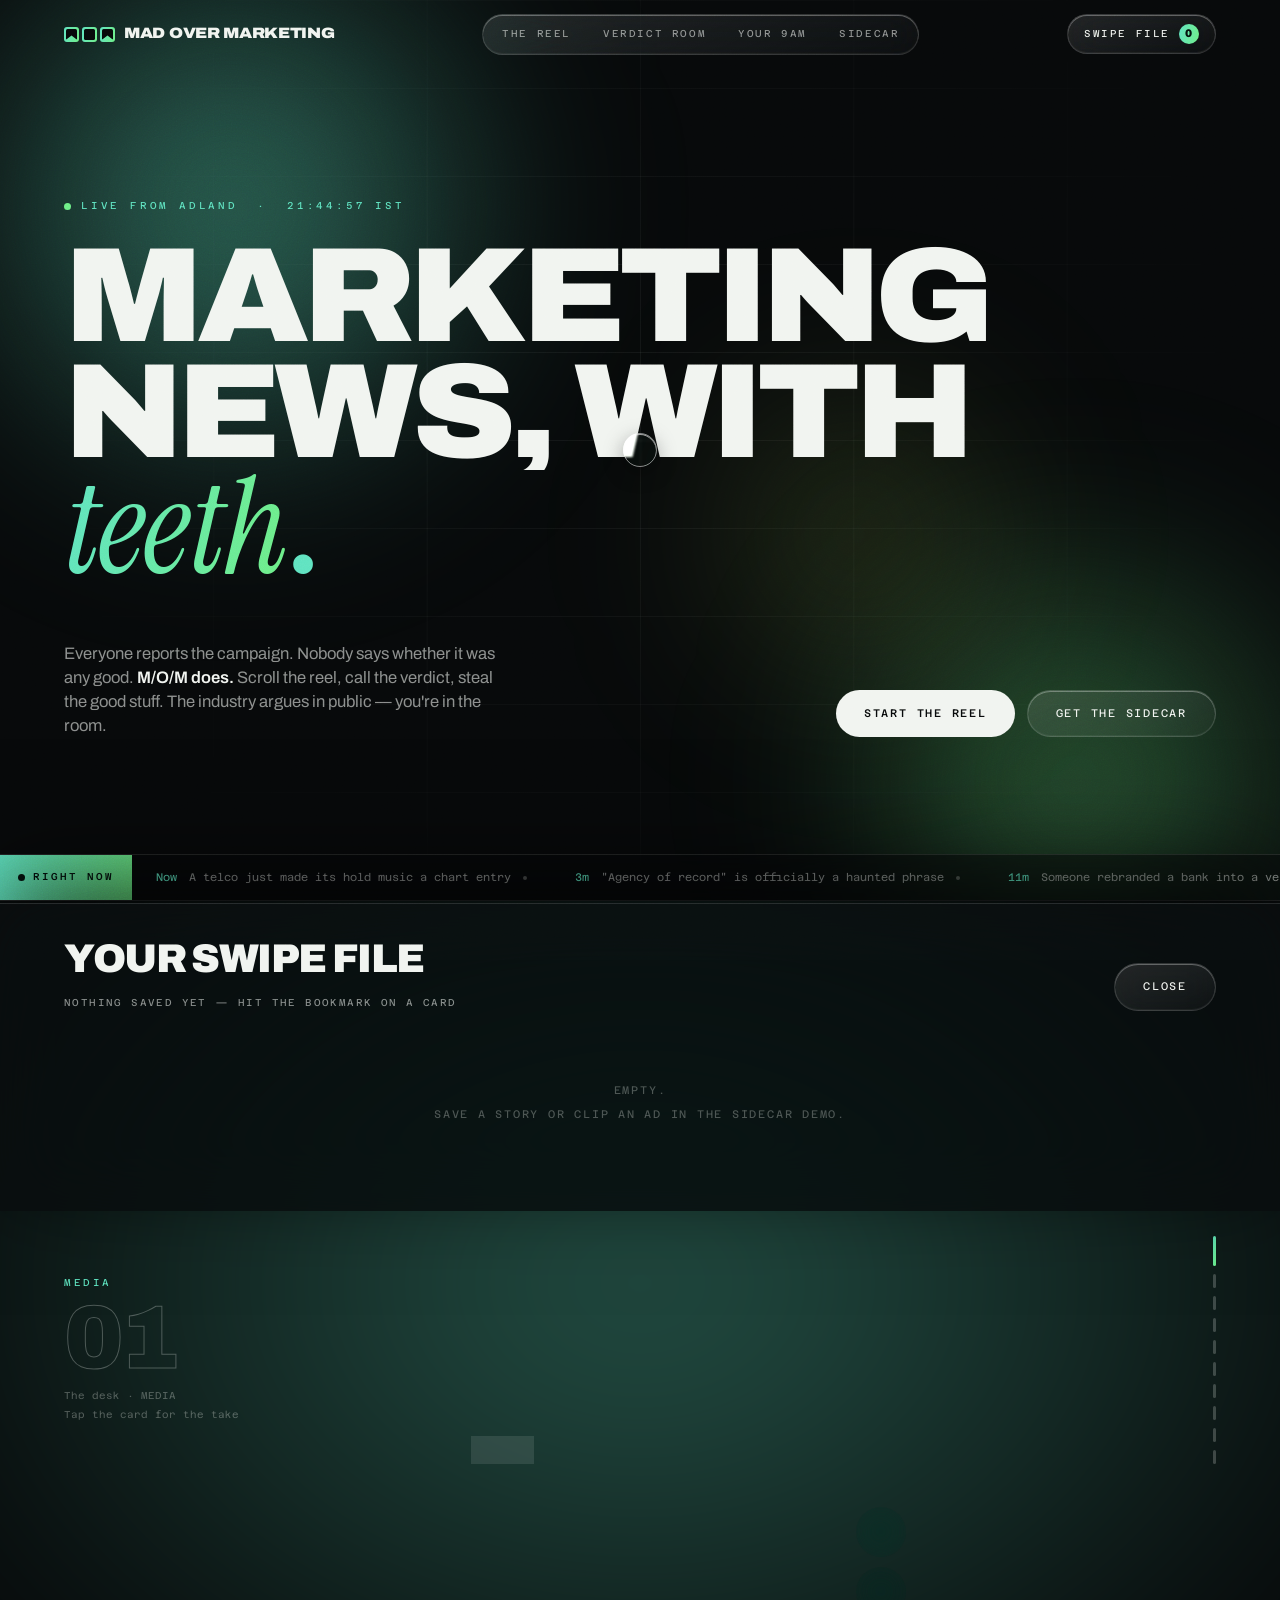
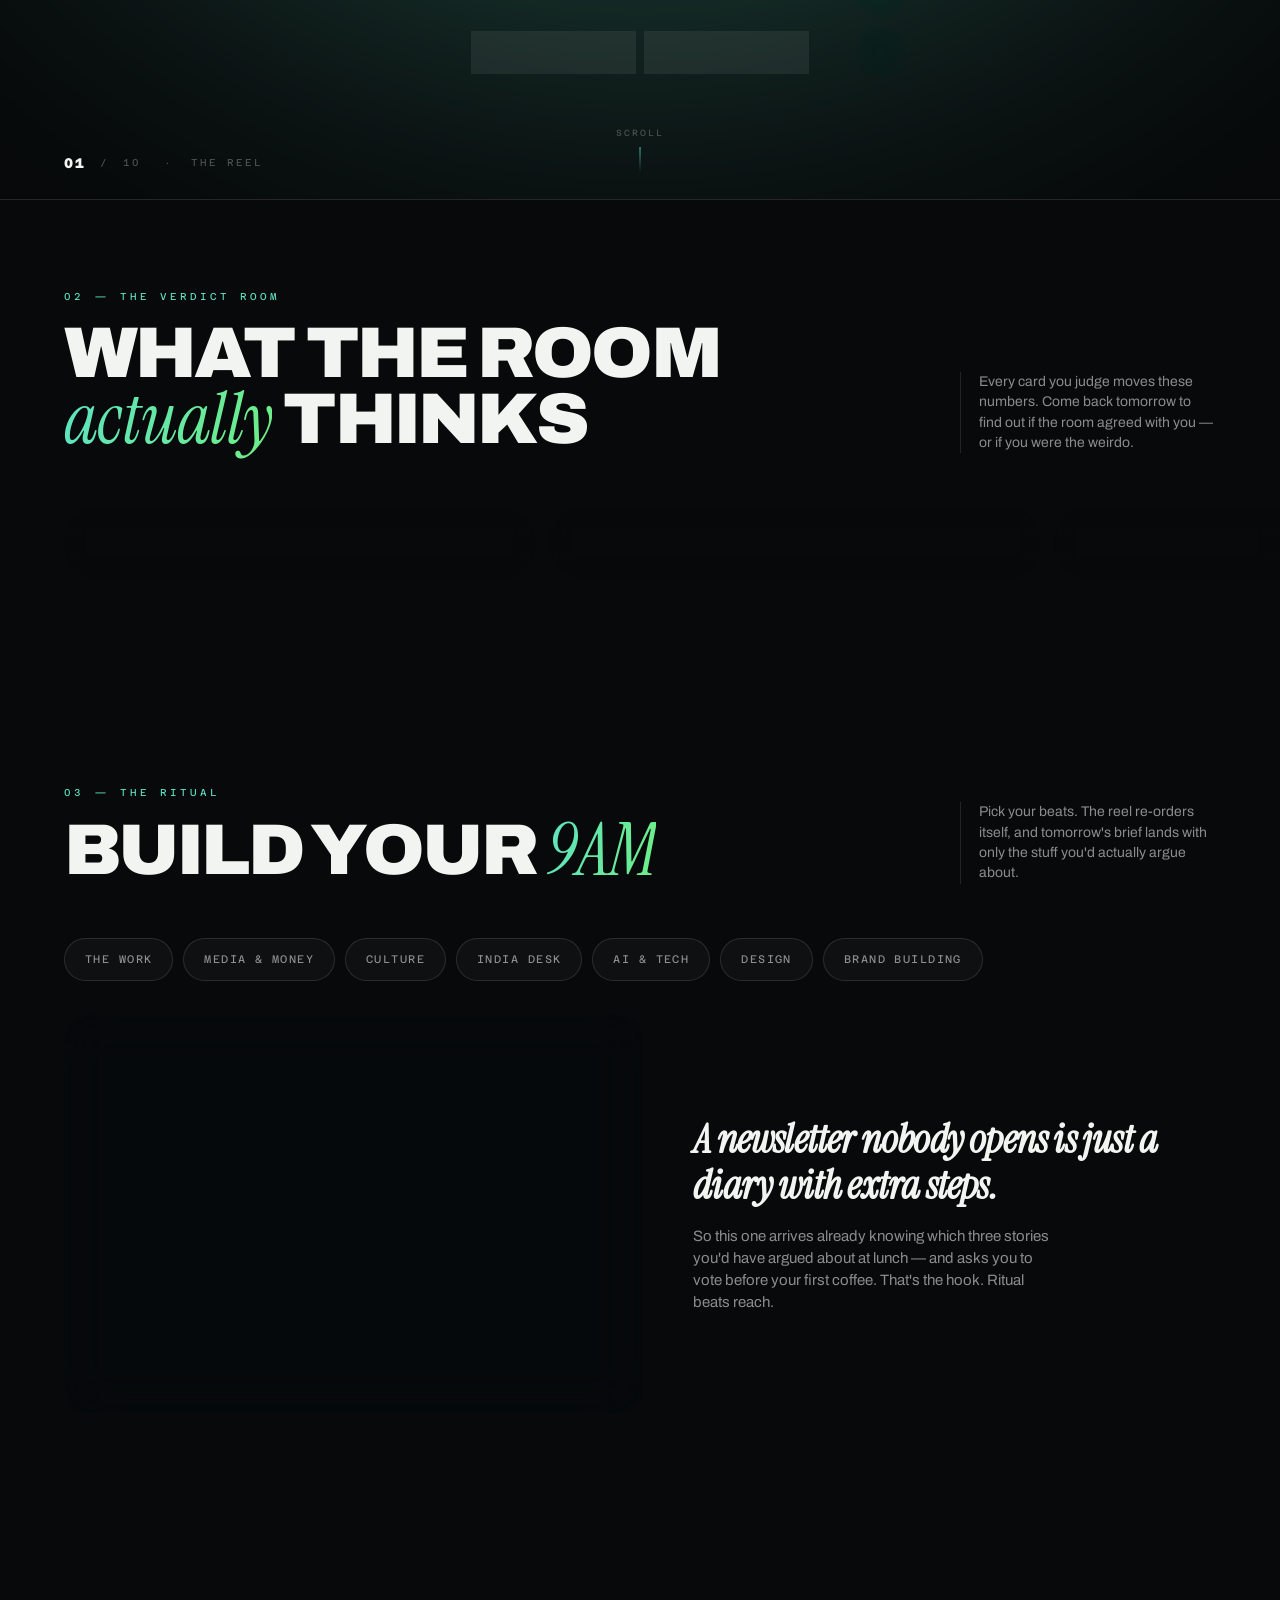
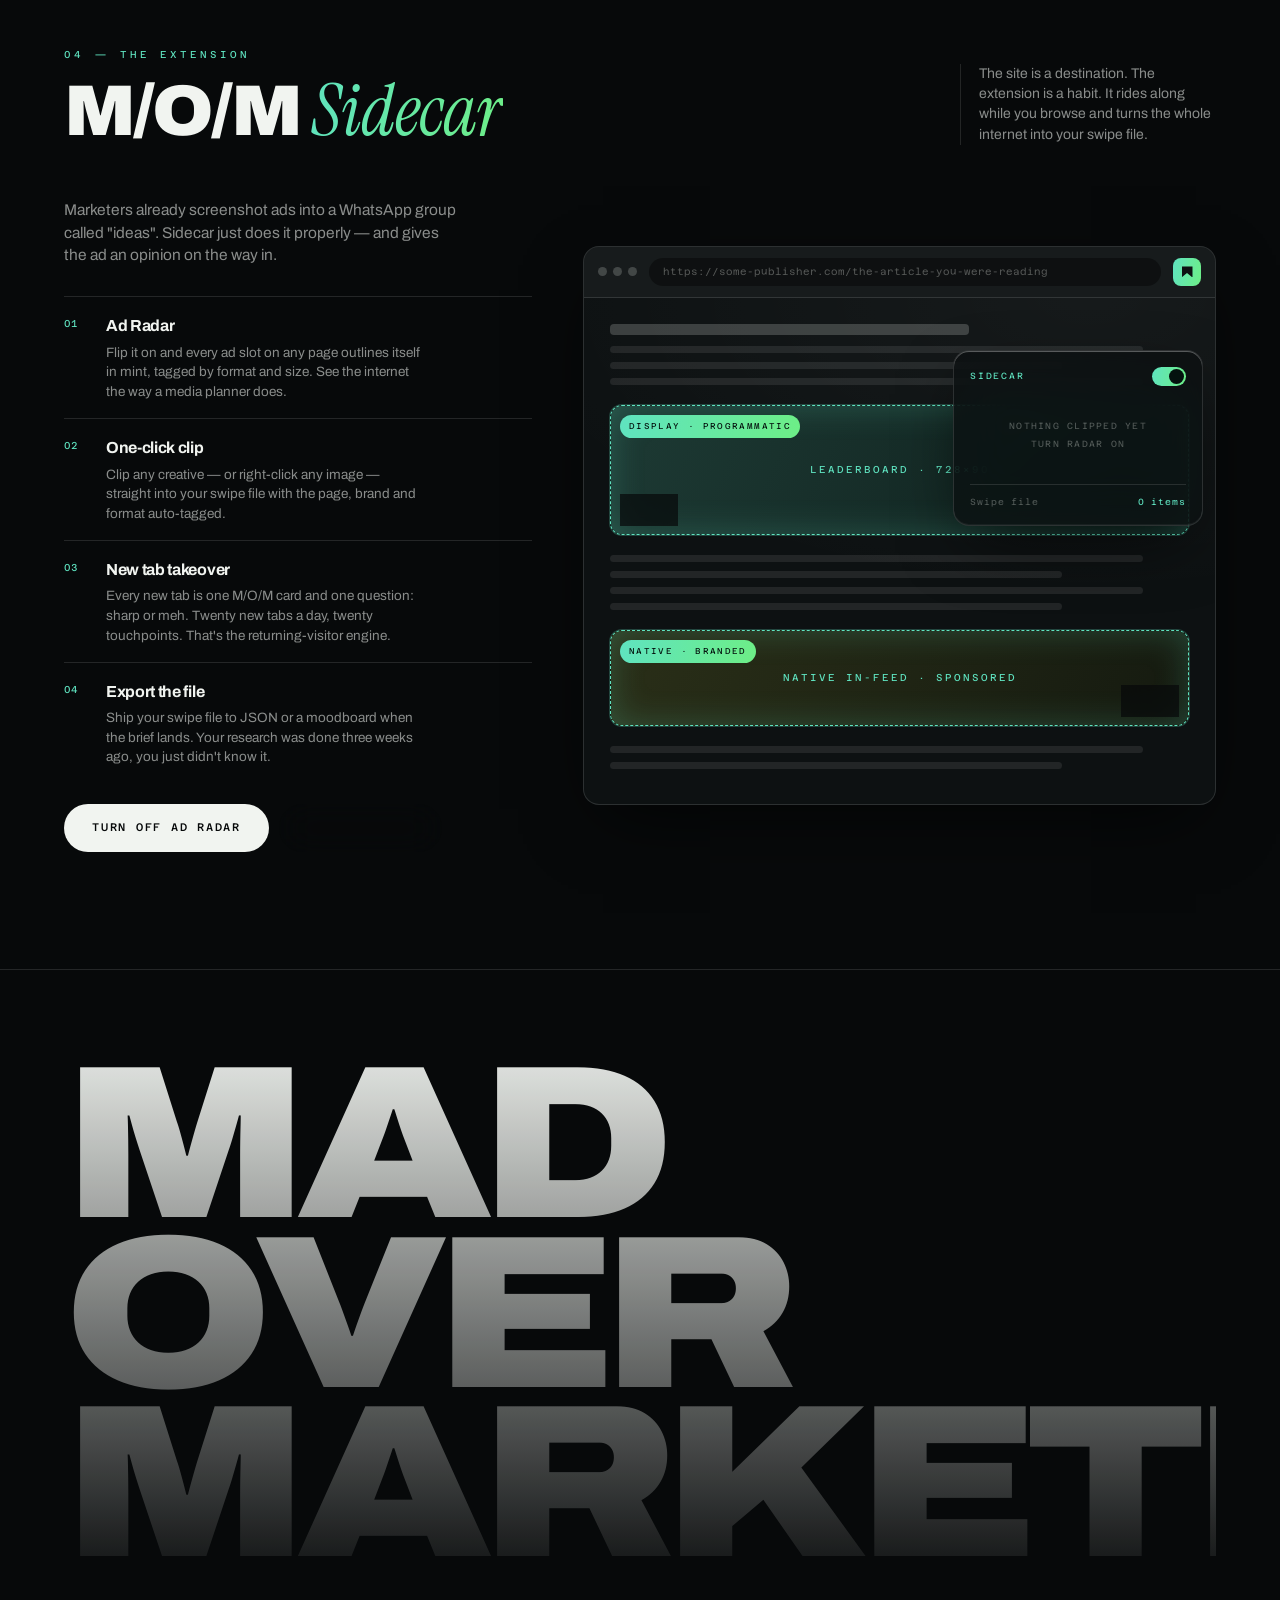
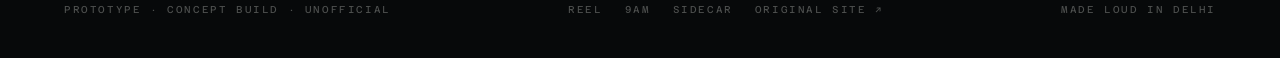
<file: index.html>
<!DOCTYPE html>
<html lang="en">
<head>
<meta charset="UTF-8">
<meta name="viewport" content="width=device-width, initial-scale=1, viewport-fit=cover">
<title>M/O/M — Mad Over Marketing</title>
<meta name="description" content="Adland, with an opinion. A living feed for people who are mad over marketing.">
<link rel="preconnect" href="https://fonts.googleapis.com">
<link rel="preconnect" href="https://fonts.gstatic.com" crossorigin>
<link href="https://fonts.googleapis.com/css2?family=Archivo:ital,wdth,wght@0,62..125,100..900;1,62..125,100..900&family=Instrument+Serif:ital@0;1&family=Azeret+Mono:wght@300;400;500&display=swap" rel="stylesheet">
<style>
/* ─────────────────────────────────────────────────────────────
   M/O/M — design tokens
   ink canvas · mint light · glass that behaves like glass
   ───────────────────────────────────────────────────────────── */
:root{
  --ink:#07090A; --ink-2:#0D1112;
  --paper:#F1F4F0; --muted:rgba(241,244,240,.56); --faint:rgba(241,244,240,.30);
  --mint:#5FE3C0; --spring:#6DEE86; --acid:#C9FF6B;
  --grad:linear-gradient(102deg,#5FE3C0 0%,#6DEE86 100%);
  --line:rgba(241,244,240,.12);
  --glass:linear-gradient(157deg,rgba(255,255,255,.11),rgba(255,255,255,.028));
  --glass-brd:1px solid rgba(255,255,255,.13);
  --spec:inset 0 1px 0 rgba(255,255,255,.30), inset 0 -1px 0 rgba(255,255,255,.05);
  --lift:0 24px 70px -20px rgba(0,0,0,.75);
  --ease:cubic-bezier(.22,1,.36,1);
  --ease-io:cubic-bezier(.65,0,.35,1);
  --gut:clamp(20px,5vw,80px);
  --d:'Archivo',sans-serif; --s:'Instrument Serif',serif; --m:'Azeret Mono',monospace;
}
*,*::before,*::after{box-sizing:border-box;margin:0;padding:0}
html{scroll-behavior:smooth;-webkit-text-size-adjust:100%}
body{background:var(--ink);color:var(--paper);font-family:var(--d);
  -webkit-font-smoothing:antialiased;overflow-x:hidden;line-height:1.45}
::selection{background:var(--mint);color:#04120E}
button{font:inherit;color:inherit;background:none;border:none;cursor:pointer}
a{color:inherit;text-decoration:none}

.grain{position:fixed;inset:-60px;z-index:9000;pointer-events:none;opacity:.30;mix-blend-mode:overlay;
  background-image:url("data:image/svg+xml,%3Csvg xmlns='http://www.w3.org/2000/svg' width='200' height='200'%3E%3Cfilter id='n'%3E%3CfeTurbulence type='fractalNoise' baseFrequency='.82' numOctaves='3'/%3E%3C/filter%3E%3Crect width='200' height='200' filter='url(%23n)' opacity='.5'/%3E%3C/svg%3E");
  animation:grain 5.5s steps(6) infinite}
@keyframes grain{0%{transform:translate(0,0)}20%{transform:translate(-12px,7px)}40%{transform:translate(9px,-11px)}60%{transform:translate(-7px,-6px)}80%{transform:translate(11px,9px)}100%{transform:translate(0,0)}}

/* ── custom cursor: a little glass lens ─────────────────────── */
.lens{position:fixed;top:0;left:0;width:34px;height:34px;border-radius:50%;z-index:8000;pointer-events:none;
  border:1px solid rgba(255,255,255,.5);backdrop-filter:blur(1px) saturate(180%) brightness(1.12);
  box-shadow:inset 0 1px 0 rgba(255,255,255,.6),0 6px 20px rgba(0,0,0,.35);
  transition:width .35s var(--ease),height .35s var(--ease),background .35s,border-color .35s;
  transform:translate(-50%,-50%)}
.lens.big{width:88px;height:88px;background:rgba(95,227,192,.13);border-color:rgba(95,227,192,.55)}
.lens.dot{width:10px;height:10px;background:var(--paper);border-color:transparent}
.lens-label{position:fixed;z-index:8001;pointer-events:none;font-family:var(--m);font-size:9px;letter-spacing:.18em;
  text-transform:uppercase;transform:translate(-50%,-50%);opacity:0;transition:opacity .25s;color:var(--mint)}
.lens-label.on{opacity:1}
@media (hover:none),(max-width:860px){.lens,.lens-label{display:none}}

/* ── preloader ──────────────────────────────────────────────── */
#boot{position:fixed;inset:0;z-index:9500;background:var(--ink);display:grid;place-items:center;
  transition:clip-path 1.1s var(--ease);clip-path:inset(0 0 0 0)}
#boot.out{clip-path:inset(0 0 100% 0)}
.boot-mark{display:flex;gap:10px}
.boot-mark span{font-weight:900;font-size:clamp(46px,9vw,110px);line-height:1;font-variation-settings:'wdth' 120;
  background:var(--grad);-webkit-background-clip:text;background-clip:text;color:transparent;
  opacity:0;transform:translateY(30px) rotateX(-60deg);animation:bootIn .7s var(--ease) forwards}
.boot-mark span:nth-child(2){animation-delay:.11s}
.boot-mark span:nth-child(3){animation-delay:.22s}
@keyframes bootIn{to{opacity:1;transform:none}}
.boot-line{position:absolute;bottom:14%;left:50%;transform:translateX(-50%);width:min(280px,50vw);height:1px;background:var(--line);overflow:hidden}
.boot-line i{position:absolute;inset:0;background:var(--grad);transform:translateX(-100%);animation:bootBar 1.2s .25s var(--ease-io) forwards}
@keyframes bootBar{to{transform:translateX(0)}}
.boot-cap{position:absolute;bottom:9%;left:50%;transform:translateX(-50%);font-family:var(--m);font-size:10px;
  letter-spacing:.3em;color:var(--faint);text-transform:uppercase}

/* ── nav ────────────────────────────────────────────────────── */
.nav{position:fixed;top:0;left:0;right:0;z-index:600;display:flex;align-items:center;justify-content:space-between;
  padding:14px var(--gut);transition:transform .5s var(--ease),background .5s,backdrop-filter .5s}
.nav.stuck{background:rgba(7,9,10,.55);backdrop-filter:blur(22px) saturate(170%);border-bottom:1px solid var(--line)}
.nav.hide{transform:translateY(-110%)}
.brand{display:flex;align-items:center;gap:9px;font-weight:900;font-size:15px;letter-spacing:-.02em;font-variation-settings:'wdth' 115}
.brand .glyphs{display:flex;gap:3px}
.brand .g{width:15px;height:15px;border-radius:3px;background:var(--grad);position:relative;overflow:hidden;transition:.3s}
.brand .g::after{content:'';position:absolute;inset:2px;background:var(--ink);border-radius:1.5px;
  clip-path:polygon(0 0,100% 0,100% 100%,50% 62%,0 100%)}
.brand .g.o::after{clip-path:none}
.brand:hover .g{animation:wiggle .5s var(--ease)}
.brand:hover .g:nth-child(2){animation-delay:.06s}
.brand:hover .g:nth-child(3){animation-delay:.12s}
@keyframes wiggle{50%{transform:translateY(-5px) rotate(-8deg)}}
.nav-mid{display:flex;gap:2px;padding:4px;border-radius:100px;background:var(--glass);border:var(--glass-brd);
  box-shadow:var(--spec);backdrop-filter:blur(18px) saturate(160%)}
.nav-mid a{font-family:var(--m);font-size:10px;letter-spacing:.16em;text-transform:uppercase;padding:8px 15px;
  border-radius:100px;color:var(--muted);transition:.3s var(--ease)}
.nav-mid a:hover{color:var(--ink);background:var(--paper)}
@media(max-width:900px){.nav-mid{display:none}}
.swipe-btn{display:flex;align-items:center;gap:9px;padding:9px 16px;border-radius:100px;background:var(--glass);
  border:var(--glass-brd);box-shadow:var(--spec);backdrop-filter:blur(18px) saturate(160%);
  font-family:var(--m);font-size:10px;letter-spacing:.16em;text-transform:uppercase;transition:.35s var(--ease)}
.swipe-btn:hover{background:var(--paper);color:var(--ink);border-color:transparent}
.swipe-btn b{min-width:20px;height:20px;display:grid;place-items:center;border-radius:100px;background:var(--grad);
  color:#04120E;font-weight:800;font-size:11px;transition:transform .4s var(--ease)}
.swipe-btn b.pop{transform:scale(1.5)}
#prog{position:fixed;top:0;left:0;height:2px;background:var(--grad);z-index:700;width:0;box-shadow:0 0 14px rgba(109,238,134,.7)}

/* ── hero ───────────────────────────────────────────────────── */
.hero{min-height:100svh;position:relative;display:flex;flex-direction:column;justify-content:center;
  padding:120px var(--gut) 90px;overflow:hidden}
.aurora{position:absolute;border-radius:50%;filter:blur(90px);pointer-events:none;will-change:transform}
#a1{width:52vw;height:52vw;background:radial-gradient(circle,rgba(95,227,192,.5),transparent 68%);top:-14%;left:-8%}
#a2{width:44vw;height:44vw;background:radial-gradient(circle,rgba(109,238,134,.42),transparent 68%);bottom:-18%;right:-6%}
#a3{width:30vw;height:30vw;background:radial-gradient(circle,rgba(201,255,107,.20),transparent 70%);top:38%;left:52%}
.hero-grid{position:absolute;inset:0;pointer-events:none;opacity:.5;
  background-image:linear-gradient(var(--line) 1px,transparent 1px),linear-gradient(90deg,var(--line) 1px,transparent 1px);
  background-size:100% 88px,calc(100%/6) 100%;
  -webkit-mask-image:radial-gradient(circle at 50% 45%,#000,transparent 78%);
  mask-image:radial-gradient(circle at 50% 45%,#000,transparent 78%)}
.hero-inner{position:relative;z-index:2;max-width:1400px;margin:0 auto;width:100%}
.eyebrow{display:inline-flex;align-items:center;gap:10px;font-family:var(--m);font-size:10px;letter-spacing:.28em;
  text-transform:uppercase;color:var(--mint);margin-bottom:26px}
.pulse{width:7px;height:7px;border-radius:50%;background:var(--spring);box-shadow:0 0 0 0 rgba(109,238,134,.7);animation:pulse 2s infinite}
@keyframes pulse{70%{box-shadow:0 0 0 12px rgba(109,238,134,0)}100%{box-shadow:0 0 0 0 rgba(109,238,134,0)}}
h1.mega{font-weight:900;font-size:clamp(52px,10.5vw,178px);line-height:.86;letter-spacing:-.045em;
  font-variation-settings:'wdth' 108;text-transform:uppercase}
h1.mega .ln{display:block;overflow:hidden}
h1.mega .ln > i{display:block;font-style:normal;transform:translateY(105%);animation:rise 1.05s var(--ease) forwards}
h1.mega .ln:nth-child(2) > i{animation-delay:.09s}
h1.mega .ln:nth-child(3) > i{animation-delay:.18s}
@keyframes rise{to{transform:none}}
.swap{position:relative;display:inline-block;font-family:var(--s);font-style:italic;font-weight:400;
  text-transform:none;letter-spacing:-.01em}
.swap span{display:inline-block;background:var(--grad);-webkit-background-clip:text;background-clip:text;
  color:transparent;transition:transform .6s var(--ease),opacity .5s,filter .5s}
.swap span.out{transform:translateY(-70%) rotateX(70deg);opacity:0;filter:blur(6px);position:absolute;left:0;top:0}
.swap span.in{animation:swapIn .7s var(--ease)}
@keyframes swapIn{from{transform:translateY(70%) rotateX(-70deg);opacity:0;filter:blur(6px)}}
.fs{font-family:var(--s);font-style:normal;color:var(--mint)}
.hero-foot{margin-top:clamp(34px,6vh,64px);display:flex;flex-wrap:wrap;gap:34px;align-items:flex-end;justify-content:space-between}
.hero-copy{max-width:44ch;color:var(--muted);font-size:clamp(15px,1.3vw,18px);opacity:0;animation:fade 1s .6s forwards}
.hero-copy b{color:var(--paper);font-weight:600}
@keyframes fade{to{opacity:1}}
.cta-row{display:flex;gap:12px;flex-wrap:wrap;opacity:0;animation:fade 1s .78s forwards}
.btn{position:relative;padding:15px 28px;border-radius:100px;font-family:var(--m);font-size:11px;letter-spacing:.16em;
  text-transform:uppercase;overflow:hidden;transition:.4s var(--ease);white-space:nowrap}
.btn.solid{background:var(--paper);color:var(--ink);font-weight:500}
.btn.solid::before{content:'';position:absolute;inset:0;background:var(--grad);transform:translateY(101%);transition:transform .45s var(--ease)}
.btn.solid:hover::before{transform:none}
.btn.solid span{position:relative;z-index:2}
.btn.ghost{background:var(--glass);border:var(--glass-brd);box-shadow:var(--spec);backdrop-filter:blur(18px)}
.btn.ghost:hover{border-color:rgba(95,227,192,.6);color:var(--mint)}
.ticker{position:absolute;bottom:0;left:0;right:0;z-index:3;border-top:1px solid var(--line);
  background:rgba(7,9,10,.5);backdrop-filter:blur(16px);display:flex;align-items:center;height:46px;overflow:hidden}
.ticker-tag{flex:none;height:100%;display:flex;align-items:center;gap:8px;padding:0 18px;background:var(--grad);
  color:#04120E;font-family:var(--m);font-size:10px;letter-spacing:.2em;text-transform:uppercase;font-weight:500}
.ticker-tag .pulse{background:#04120E;box-shadow:none;animation:blink 1.2s infinite}
@keyframes blink{50%{opacity:.15}}
.ticker-track{display:flex;white-space:nowrap;animation:march 46s linear infinite}
.ticker:hover .ticker-track{animation-play-state:paused}
@keyframes march{to{transform:translateX(-50%)}}
.ticker-item{font-family:var(--m);font-size:11px;color:var(--muted);padding:0 24px;display:inline-flex;align-items:center;gap:12px}
.ticker-item em{color:var(--mint);font-style:normal}
.ticker-item::after{content:'';width:4px;height:4px;border-radius:50%;background:var(--faint)}

/* ── section furniture ──────────────────────────────────────── */
.sec{position:relative;padding:clamp(90px,13vh,150px) var(--gut)}
.sec-head{display:flex;align-items:flex-end;justify-content:space-between;gap:30px;flex-wrap:wrap;margin-bottom:clamp(34px,6vh,64px)}
.sec-no{font-family:var(--m);font-size:10px;letter-spacing:.3em;color:var(--mint);text-transform:uppercase;display:block;margin-bottom:16px}
h2{font-weight:900;font-size:clamp(34px,5.6vw,86px);line-height:.92;letter-spacing:-.04em;text-transform:uppercase;
  font-variation-settings:'wdth' 104;max-width:16ch}
h2 em{font-family:var(--s);font-style:italic;font-weight:400;text-transform:none;letter-spacing:-.01em;
  background:var(--grad);-webkit-background-clip:text;background-clip:text;color:transparent}
.sec-note{max-width:32ch;color:var(--muted);font-size:14px;border-left:1px solid var(--line);padding-left:18px}
.rv{opacity:0;transform:translateY(38px);filter:blur(8px);
  transition:opacity 1s var(--ease),transform 1s var(--ease),filter 1s var(--ease)}
.rv.on{opacity:1;transform:none;filter:none}

/* ── THE REEL ───────────────────────────────────────────────── */
#reel{padding:0;height:100svh;position:relative;overflow:hidden;border-block:1px solid var(--line)}
.reel-bg{position:absolute;inset:-25%;filter:blur(110px);opacity:.34;transition:background 1.1s var(--ease-io);z-index:0}
.reel-scroll{position:relative;z-index:2;height:100%;overflow-y:auto;scroll-snap-type:y mandatory;
  scrollbar-width:none;-webkit-overflow-scrolling:touch}
.reel-scroll::-webkit-scrollbar{display:none}
.slide{height:100svh;scroll-snap-align:start;scroll-snap-stop:always;display:grid;place-items:center;position:relative;padding:74px 0}
.gutter{position:absolute;left:var(--gut);top:50%;transform:translateY(-50%);display:flex;flex-direction:column;
  gap:12px;max-width:230px;pointer-events:none;z-index:4}
.gutter .idx{font-weight:900;font-size:clamp(60px,7vw,110px);line-height:.8;letter-spacing:-.05em;
  color:transparent;-webkit-text-stroke:1px rgba(241,244,240,.28)}
.gutter .cat{font-family:var(--m);font-size:10px;letter-spacing:.26em;text-transform:uppercase;color:var(--mint)}
.gutter .meta{font-family:var(--m);font-size:10px;color:var(--faint);line-height:1.9}
@media(max-width:1180px){.gutter{display:none}}
.card{width:min(88vw,392px);height:min(78svh,700px);position:relative;perspective:1600px}
.card-in{position:relative;width:100%;height:100%;transform-style:preserve-3d;transition:transform .9s var(--ease)}
.card.flip .card-in{transform:rotateY(180deg)}
.face{position:absolute;inset:0;backface-visibility:hidden;border-radius:26px;overflow:hidden;
  border:var(--glass-brd);box-shadow:var(--lift),var(--spec);background:var(--ink-2)}
.face.back{transform:rotateY(180deg);padding:34px 30px;display:flex;flex-direction:column;justify-content:space-between}
.art{position:absolute;inset:0}
.art svg{width:100%;height:100%;display:block}
.scrim{position:absolute;inset:0;background:linear-gradient(180deg,rgba(7,9,10,.45) 0%,rgba(7,9,10,.06) 34%,rgba(7,9,10,.86) 76%,rgba(7,9,10,.97) 100%)}
.card-body{position:absolute;inset:auto 0 0 0;padding:28px 26px 26px;z-index:3}
.chip{display:inline-flex;align-items:center;gap:7px;font-family:var(--m);font-size:9px;letter-spacing:.2em;
  text-transform:uppercase;padding:6px 11px;border-radius:100px;background:rgba(255,255,255,.1);
  border:1px solid rgba(255,255,255,.18);backdrop-filter:blur(10px);margin-bottom:14px}
.card h3{font-weight:800;font-size:clamp(23px,4.4vw,31px);line-height:1.03;letter-spacing:-.035em;margin-bottom:11px}
.dek{font-size:13.5px;color:var(--muted);line-height:1.5;max-width:34ch}
.card-top{position:absolute;top:0;left:0;right:0;padding:20px 22px;display:flex;justify-content:space-between;align-items:center;z-index:3}
.stamp{font-family:var(--m);font-size:9.5px;letter-spacing:.15em;text-transform:uppercase;color:rgba(255,255,255,.75)}
.vote{margin-top:18px}
.vote-btns{display:flex;gap:9px}
.vb{flex:1;padding:13px 8px;border-radius:14px;background:rgba(255,255,255,.07);border:1px solid rgba(255,255,255,.15);
  backdrop-filter:blur(14px);font-family:var(--m);font-size:10px;letter-spacing:.14em;text-transform:uppercase;
  transition:.3s var(--ease)}
.vb:hover{background:rgba(255,255,255,.16);transform:translateY(-2px)}
.vb.sharp:hover{border-color:var(--spring);color:var(--spring)}
.vb.meh:hover{border-color:#FF8B6B;color:#FF8B6B}
.vote-res{display:none}
.vote.done .vote-btns{display:none}
.vote.done .vote-res{display:block;animation:fade .5s}
.bar{height:32px;border-radius:12px;overflow:hidden;display:flex;background:rgba(255,255,255,.08);border:1px solid rgba(255,255,255,.14)}
.bar i{display:flex;align-items:center;padding:0 11px;font-family:var(--m);font-size:10px;font-style:normal;width:0;
  transition:width 1.1s var(--ease);white-space:nowrap;overflow:hidden}
.bar .s{background:var(--grad);color:#04120E;font-weight:500}
.bar .m{background:rgba(255,255,255,.07);color:var(--muted);justify-content:flex-end}
.verdict-line{font-family:var(--m);font-size:10px;color:var(--mint);margin-top:9px;letter-spacing:.08em}
.rail{position:absolute;right:-70px;bottom:24px;display:flex;flex-direction:column;gap:10px;z-index:4}
@media(max-width:900px){.rail{right:12px;bottom:170px}}
.rb{width:50px;height:50px;border-radius:50%;background:var(--glass);border:var(--glass-brd);box-shadow:var(--spec);
  backdrop-filter:blur(18px) saturate(160%);display:grid;place-items:center;transition:.4s var(--ease);position:relative}
.rb:hover{transform:scale(1.12) translateY(-2px);background:rgba(255,255,255,.2)}
.rb svg{width:19px;height:19px;stroke:var(--paper);fill:none;stroke-width:1.7;stroke-linecap:round;stroke-linejoin:round}
.rb.saved{background:var(--grad);border-color:transparent}
.rb.saved svg{stroke:#04120E;fill:#04120E}
.rb::after{content:attr(data-t);position:absolute;right:60px;top:50%;transform:translateY(-50%) translateX(8px);opacity:0;
  font-family:var(--m);font-size:9px;letter-spacing:.14em;text-transform:uppercase;white-space:nowrap;
  pointer-events:none;transition:.3s var(--ease);color:var(--muted)}
.rb:hover::after{opacity:1;transform:translateY(-50%)}
@media(max-width:900px){.rb::after{display:none}}
.take-lbl{font-family:var(--m);font-size:9px;letter-spacing:.26em;text-transform:uppercase;color:var(--mint);margin-bottom:20px}
.take{font-family:var(--s);font-size:clamp(21px,3.6vw,27px);line-height:1.26;letter-spacing:-.01em}
.take-sig{display:flex;justify-content:space-between;align-items:flex-end;font-family:var(--m);font-size:9.5px;
  color:var(--faint);letter-spacing:.14em;text-transform:uppercase;margin-top:22px}
.back-x{align-self:flex-start;padding:11px 18px;border-radius:100px;border:1px solid var(--line);
  font-family:var(--m);font-size:9.5px;letter-spacing:.16em;text-transform:uppercase;transition:.3s}
.back-x:hover{background:var(--paper);color:var(--ink)}
.dots{position:absolute;right:var(--gut);top:50%;transform:translateY(-50%);z-index:5;display:flex;flex-direction:column;gap:8px}
@media(max-width:1180px){.dots{display:none}}
.dots i{width:3px;height:14px;border-radius:3px;background:rgba(241,244,240,.22);transition:.45s var(--ease);cursor:pointer;display:block}
.dots i.on{background:var(--grad);height:30px}
.reel-hud{position:absolute;left:var(--gut);bottom:26px;z-index:5;font-family:var(--m);font-size:10px;
  letter-spacing:.2em;color:var(--faint);text-transform:uppercase;display:flex;gap:14px;align-items:center}
.reel-hud b{color:var(--paper);font-weight:800;font-size:14px}
.scroll-cue{position:absolute;bottom:26px;left:50%;transform:translateX(-50%);z-index:5;font-family:var(--m);
  font-size:9px;letter-spacing:.24em;text-transform:uppercase;color:var(--faint);display:flex;flex-direction:column;
  align-items:center;gap:7px;transition:opacity .5s}
.scroll-cue i{width:1px;height:26px;background:linear-gradient(var(--mint),transparent);animation:cue 1.7s infinite}
@keyframes cue{0%{transform:scaleY(0);transform-origin:top}50%{transform:scaleY(1);transform-origin:top}51%{transform-origin:bottom}100%{transform:scaleY(0);transform-origin:bottom}}

/* ── verdict room ───────────────────────────────────────────── */
.room{padding-block:clamp(70px,10vh,110px);overflow:hidden;position:relative}
.room-track{display:flex;gap:14px;width:max-content;animation:march 40s linear infinite}
.room:hover .room-track{animation-play-state:paused}
.vcard{display:flex;align-items:center;gap:16px;padding:16px 22px;border-radius:100px;background:var(--glass);
  border:var(--glass-brd);box-shadow:var(--spec);backdrop-filter:blur(14px);white-space:nowrap}
.vcard .pct{font-weight:900;font-size:26px;letter-spacing:-.03em;background:var(--grad);
  -webkit-background-clip:text;background-clip:text;color:transparent}
.vcard .txt{font-family:var(--m);font-size:11px;color:var(--muted)}
.vcard .txt b{color:var(--paper);font-family:var(--d);font-weight:600}

/* ── beats / brief ──────────────────────────────────────────── */
.beats{display:flex;flex-wrap:wrap;gap:10px;margin:34px 0}
.beat{padding:13px 20px;border-radius:100px;border:1px solid var(--line);background:rgba(255,255,255,.03);
  font-family:var(--m);font-size:11px;letter-spacing:.13em;text-transform:uppercase;color:var(--muted);transition:.35s var(--ease)}
.beat:hover{border-color:rgba(95,227,192,.5);color:var(--paper);transform:translateY(-2px)}
.beat.on{background:var(--grad);color:#04120E;border-color:transparent;font-weight:500}
.brief{display:grid;grid-template-columns:1.05fr .95fr;gap:clamp(20px,4vw,54px);align-items:center}
@media(max-width:940px){.brief{grid-template-columns:1fr}}
.brief-card{border-radius:24px;padding:clamp(24px,3.4vw,40px);background:var(--glass);border:var(--glass-brd);
  box-shadow:var(--lift),var(--spec);backdrop-filter:blur(24px) saturate(170%);position:relative;overflow:hidden}
.brief-card::before{content:'';position:absolute;top:-50%;left:-20%;width:70%;height:200%;
  background:linear-gradient(90deg,transparent,rgba(255,255,255,.09),transparent);transform:rotate(18deg);
  animation:sheen 7s var(--ease-io) infinite}
@keyframes sheen{0%,70%{left:-40%}100%{left:130%}}
.brief-time{font-family:var(--m);font-size:10px;letter-spacing:.28em;text-transform:uppercase;color:var(--mint);
  margin-bottom:20px;display:flex;justify-content:space-between}
.brief-list{list-style:none;display:flex;flex-direction:column}
.brief-list li{display:flex;gap:15px;padding:15px 0;border-top:1px solid var(--line);align-items:baseline;transition:.4s var(--ease)}
.brief-list li span{font-family:var(--m);font-size:10px;color:var(--faint);flex:none;width:22px}
.brief-list li p{font-size:15px;font-weight:500;letter-spacing:-.015em}
.brief-list li:hover{padding-left:8px;color:var(--mint)}
.brief-cta{margin-top:26px;display:flex;gap:12px;align-items:center;flex-wrap:wrap}
.mail{display:flex;align-items:center;gap:8px;padding:6px 6px 6px 20px;border-radius:100px;
  border:1px solid var(--line);background:rgba(0,0,0,.25);transition:.35s}
.mail:focus-within{border-color:var(--mint)}
.mail input{background:none;border:none;outline:none;color:var(--paper);font-family:var(--m);font-size:11px;
  width:min(46vw,200px);letter-spacing:.06em}
.mail input::placeholder{color:var(--faint)}
.mail button{padding:11px 18px;border-radius:100px;background:var(--grad);color:#04120E;font-family:var(--m);
  font-size:10px;letter-spacing:.14em;text-transform:uppercase;font-weight:500;transition:.3s var(--ease)}
.mail button:hover{filter:brightness(1.1)}
.mail-note{font-family:var(--m);font-size:10px;color:var(--mint);opacity:0;transition:.4s}
.mail-note.on{opacity:1}
.pull{font-family:var(--s);font-size:clamp(24px,3.4vw,40px);line-height:1.16;letter-spacing:-.02em;font-style:italic}

/* ── extension demo ─────────────────────────────────────────── */
.ext{display:grid;grid-template-columns:.85fr 1.15fr;gap:clamp(26px,4vw,60px);align-items:center}
@media(max-width:1040px){.ext{grid-template-columns:1fr}}
.ext-feats{list-style:none;display:flex;flex-direction:column;margin-top:30px}
.ext-feats li{padding:17px 0;border-top:1px solid var(--line);display:flex;gap:16px;align-items:flex-start;transition:.4s var(--ease)}
.ext-feats li:hover{padding-left:10px}
.ext-feats .k{font-family:var(--m);font-size:10px;color:var(--mint);flex:none;width:26px;padding-top:3px}
.ext-feats h4{font-size:16px;font-weight:700;letter-spacing:-.02em;margin-bottom:5px}
.ext-feats p{font-size:13.5px;color:var(--muted);max-width:40ch}
.browser{border-radius:16px;overflow:hidden;border:var(--glass-brd);box-shadow:var(--lift);background:var(--ink-2);
  position:relative;transform:perspective(1800px) rotateY(-7deg) rotateX(3deg);transition:transform .9s var(--ease)}
.browser:hover{transform:perspective(1800px) rotateY(0) rotateX(0)}
@media(max-width:1040px){.browser{transform:none}}
.bbar{display:flex;align-items:center;gap:12px;padding:11px 14px;background:rgba(255,255,255,.045);border-bottom:1px solid var(--line)}
.dotset{display:flex;gap:6px}
.dotset i{width:9px;height:9px;border-radius:50%;background:rgba(241,244,240,.2)}
.url{flex:1;padding:7px 14px;border-radius:100px;background:rgba(0,0,0,.4);font-family:var(--m);font-size:10px;
  color:var(--faint);overflow:hidden;text-overflow:ellipsis;white-space:nowrap}
.extbtn{width:28px;height:28px;border-radius:8px;display:grid;place-items:center;background:var(--grad);transition:.35s var(--ease)}
.extbtn.buzz{animation:buzz .6s var(--ease)}
@keyframes buzz{25%{transform:rotate(-12deg) scale(1.15)}75%{transform:rotate(12deg) scale(1.15)}}
.extbtn i{width:11px;height:11px;background:var(--ink-2);clip-path:polygon(0 0,100% 0,100% 100%,50% 60%,0 100%)}
.page{padding:26px;min-height:400px;position:relative;background:radial-gradient(600px 300px at 80% 0%,rgba(255,255,255,.04),transparent)}
.fk-h{height:11px;border-radius:4px;background:rgba(241,244,240,.20);width:62%;margin-bottom:11px}
.fk-l{height:7px;border-radius:4px;background:rgba(241,244,240,.09);margin-bottom:9px}
.fk-l.s{width:78%}.fk-l.m{width:92%}
.adslot{position:relative;border-radius:12px;margin:20px 0;display:grid;place-items:center;overflow:hidden;
  font-family:var(--m);font-size:10px;letter-spacing:.2em;text-transform:uppercase;color:rgba(255,255,255,.85);
  transition:.5s var(--ease);border:1px dashed transparent}
#ad1{height:130px;background:linear-gradient(115deg,#1d3a34,#0f1f1c)}
#ad2{height:96px;background:linear-gradient(115deg,#2a2f18,#151a10)}
.adslot .lbl{position:relative;z-index:2;opacity:.5;transition:.4s}
.radar-on .adslot{border-color:var(--mint);box-shadow:0 0 0 1px rgba(95,227,192,.25),inset 0 0 34px rgba(95,227,192,.22)}
.radar-on .adslot .lbl{opacity:1;color:var(--mint)}
.tagit{position:absolute;top:9px;left:9px;z-index:3;font-family:var(--m);font-size:8.5px;letter-spacing:.16em;
  text-transform:uppercase;padding:5px 9px;border-radius:100px;background:var(--grad);color:#04120E;opacity:0;
  transform:translateY(-6px);transition:.4s var(--ease);pointer-events:none}
.radar-on .tagit{opacity:1;transform:none}
.clipit{position:absolute;bottom:9px;right:9px;z-index:3;font-family:var(--m);font-size:9px;letter-spacing:.14em;
  text-transform:uppercase;padding:8px 13px;border-radius:100px;background:rgba(7,9,10,.72);border:1px solid var(--mint);
  color:var(--mint);backdrop-filter:blur(10px);opacity:0;transform:translateY(6px);transition:.4s var(--ease);pointer-events:none}
.radar-on .clipit{opacity:1;transform:none;pointer-events:auto}
.clipit:hover{background:var(--mint);color:#04120E}
#ad1 .clipit{left:9px;right:auto}
.scanline{position:absolute;left:0;right:0;height:2px;background:linear-gradient(90deg,transparent,var(--mint),transparent);
  box-shadow:0 0 22px 3px rgba(95,227,192,.5);opacity:0;z-index:5;pointer-events:none;top:0}
.scanline.go{animation:scan 1.25s var(--ease-io)}
@keyframes scan{0%{opacity:1;top:0}100%{opacity:0;top:100%}}
.pop{position:absolute;top:52px;right:12px;width:250px;border-radius:16px;padding:16px;z-index:8;
  background:rgba(13,17,18,.82);backdrop-filter:blur(26px) saturate(170%);border:var(--glass-brd);
  box-shadow:var(--lift),var(--spec);opacity:0;transform:translateY(-10px) scale(.95);transform-origin:top right;
  transition:.45s var(--ease);pointer-events:none}
.pop.on{opacity:1;transform:none;pointer-events:auto}
.pop-h{display:flex;justify-content:space-between;align-items:center;margin-bottom:13px}
.pop-h b{font-family:var(--m);font-size:9px;letter-spacing:.2em;text-transform:uppercase;color:var(--mint);font-weight:400}
.tog{width:34px;height:19px;border-radius:100px;background:rgba(255,255,255,.14);position:relative;transition:.35s var(--ease)}
.tog::after{content:'';position:absolute;top:2px;left:2px;width:15px;height:15px;border-radius:50%;background:var(--paper);transition:.35s var(--ease)}
.tog.on{background:var(--grad)}.tog.on::after{left:17px;background:#04120E}
.pop-grid{display:grid;grid-template-columns:1fr 1fr;gap:7px;min-height:72px}
.thumb{height:52px;border-radius:9px;position:relative;overflow:hidden;animation:popIn .5s var(--ease)}
@keyframes popIn{from{opacity:0;transform:scale(.7)}}
.thumb::after{content:attr(data-t);position:absolute;bottom:4px;left:5px;font-family:var(--m);font-size:7px;
  letter-spacing:.1em;color:rgba(255,255,255,.9);text-transform:uppercase}
.pop-empty{grid-column:1/-1;display:grid;place-items:center;font-family:var(--m);font-size:9px;color:var(--faint);
  letter-spacing:.14em;text-transform:uppercase;text-align:center;line-height:2}
.pop-f{margin-top:13px;padding-top:11px;border-top:1px solid var(--line);display:flex;justify-content:space-between;
  font-family:var(--m);font-size:9px;color:var(--faint);letter-spacing:.1em}
.pop-f em{color:var(--mint);font-style:normal}
.ext-ctrls{display:flex;gap:10px;margin-top:20px;flex-wrap:wrap}
.fly{position:fixed;z-index:8500;border-radius:8px;pointer-events:none;transition:all .85s var(--ease);opacity:1}

/* ── swipe drawer ───────────────────────────────────────────── */
.drawer{position:fixed;inset:auto 0 0 0;z-index:800;transform:translateY(101%);transition:transform .75s var(--ease);
  background:rgba(10,13,14,.86);backdrop-filter:blur(34px) saturate(180%);border-top:1px solid var(--line);
  box-shadow:0 -30px 90px rgba(0,0,0,.7);max-height:76svh;overflow:auto;padding:26px var(--gut) 40px}
.drawer.on{transform:none}
.drawer-h{display:flex;justify-content:space-between;align-items:flex-end;margin-bottom:24px;flex-wrap:wrap;gap:16px}
.drawer-h h3{font-weight:900;font-size:clamp(24px,3.4vw,40px);text-transform:uppercase;letter-spacing:-.035em}
.drawer-h p{font-family:var(--m);font-size:10px;color:var(--muted);letter-spacing:.14em;text-transform:uppercase;margin-top:8px}
.sw-grid{display:grid;grid-template-columns:repeat(auto-fill,minmax(190px,1fr));gap:14px}
.sw{border-radius:16px;overflow:hidden;position:relative;height:150px;border:var(--glass-brd);animation:popIn .5s var(--ease);transition:.4s var(--ease)}
.sw:hover{transform:translateY(-4px) scale(1.02)}
.sw .sw-t{position:absolute;inset:auto 0 0 0;padding:13px;background:linear-gradient(transparent,rgba(7,9,10,.94));
  font-size:12.5px;font-weight:600;letter-spacing:-.01em;line-height:1.25}
.sw .sw-c{position:absolute;top:9px;left:9px;font-family:var(--m);font-size:8px;letter-spacing:.16em;
  text-transform:uppercase;padding:4px 8px;border-radius:100px;background:rgba(7,9,10,.6);backdrop-filter:blur(8px);color:var(--mint)}
.sw-empty{grid-column:1/-1;padding:44px 0;text-align:center;font-family:var(--m);font-size:11px;color:var(--faint);
  letter-spacing:.16em;text-transform:uppercase;line-height:2.2}

/* ── footer ─────────────────────────────────────────────────── */
footer{position:relative;padding:clamp(70px,10vh,120px) var(--gut) 40px;border-top:1px solid var(--line);overflow:hidden}
.foot-mark{font-weight:900;font-size:clamp(58px,17vw,260px);line-height:.78;letter-spacing:-.055em;text-transform:uppercase;
  font-variation-settings:'wdth' 118;background:linear-gradient(180deg,rgba(241,244,240,.92),rgba(241,244,240,.06));
  -webkit-background-clip:text;background-clip:text;color:transparent;user-select:none;pointer-events:none}
.foot-row{display:flex;justify-content:space-between;gap:24px;flex-wrap:wrap;margin-top:34px;
  font-family:var(--m);font-size:10px;letter-spacing:.16em;text-transform:uppercase;color:var(--faint)}
.foot-row a:hover{color:var(--mint)}
.foot-links{display:flex;gap:22px;flex-wrap:wrap}

@media (prefers-reduced-motion:reduce){
  *{animation-duration:.01ms!important;animation-iteration-count:1!important;transition-duration:.01ms!important}
  html{scroll-behavior:auto}
}
</style>
</head>
<body>

<div class="grain"></div>
<div class="lens" id="lens"></div>
<div class="lens-label" id="lensLabel"></div>
<div id="prog"></div>

<div id="boot">
  <div class="boot-mark"><span>M</span><span>O</span><span>M</span></div>
  <div class="boot-line"><i></i></div>
  <div class="boot-cap">Loading the loud stuff</div>
</div>

<nav class="nav" id="nav">
  <a href="#top" class="brand" data-cursor="dot">
    <span class="glyphs"><i class="g"></i><i class="g o"></i><i class="g"></i></span>
    MAD OVER MARKETING
  </a>
  <div class="nav-mid">
    <a href="#reel">The Reel</a>
    <a href="#room">Verdict Room</a>
    <a href="#brief">Your 9AM</a>
    <a href="#sidecar">Sidecar</a>
  </div>
  <button class="swipe-btn" id="swipeBtn" data-cursor="dot">Swipe File <b id="swipeCt">0</b></button>
</nav>

<header class="hero" id="top">
  <div class="hero-grid"></div>
  <div class="aurora" id="a1"></div>
  <div class="aurora" id="a2"></div>
  <div class="aurora" id="a3"></div>
  <div class="hero-inner">
    <div class="eyebrow"><span class="pulse"></span> Live from adland &nbsp;·&nbsp; <span id="clock">00:00:00 IST</span></div>
    <h1 class="mega">
      <span class="ln"><i>Marketing</i></span>
      <span class="ln"><i>news, with</i></span>
      <span class="ln"><i><span class="swap" id="swap"><span class="in">a spine</span></span><em class="fs">.</em></i></span>
    </h1>
    <div class="hero-foot">
      <p class="hero-copy">Everyone reports the campaign. Nobody says whether it was any good. <b>M/O/M does.</b> Scroll the reel, call the verdict, steal the good stuff. The industry argues in public — you're in the room.</p>
      <div class="cta-row">
        <button class="btn solid" data-go="#reel" data-cursor="big" data-label="Play"><span>Start the reel</span></button>
        <button class="btn ghost" data-go="#sidecar" data-cursor="big" data-label="Get it">Get the Sidecar</button>
      </div>
    </div>
  </div>
  <div class="ticker">
    <div class="ticker-tag"><span class="pulse"></span> Right now</div>
    <div class="ticker-track" id="tick"></div>
  </div>
</header>

<section id="reel">
  <div class="reel-bg" id="reelBg"></div>
  <div class="gutter">
    <span class="cat" id="gCat">—</span>
    <span class="idx" id="gIdx">01</span>
    <span class="meta" id="gMeta"></span>
  </div>
  <div class="dots" id="dots"></div>
  <div class="reel-scroll" id="reelScroll"></div>
  <div class="reel-hud"><b id="hudN">01</b> / <span id="hudT">10</span> &nbsp;·&nbsp; The Reel</div>
  <div class="scroll-cue" id="cue">Scroll <i></i></div>
</section>

<section class="sec room" id="room">
  <div class="sec-head rv">
    <div>
      <span class="sec-no">02 — The Verdict Room</span>
      <h2>What the room <em>actually</em> thinks</h2>
    </div>
    <p class="sec-note">Every card you judge moves these numbers. Come back tomorrow to find out if the room agreed with you — or if you were the weirdo.</p>
  </div>
  <div class="room-track" id="roomTrack"></div>
</section>

<section class="sec" id="brief">
  <div class="sec-head rv">
    <div>
      <span class="sec-no">03 — The Ritual</span>
      <h2>Build your <em>9AM</em></h2>
    </div>
    <p class="sec-note">Pick your beats. The reel re-orders itself, and tomorrow's brief lands with only the stuff you'd actually argue about.</p>
  </div>
  <div class="beats rv" id="beats"></div>
  <div class="brief rv">
    <div class="brief-card">
      <div class="brief-time"><span>Tomorrow · 09:00 IST</span><span id="briefTag">All beats</span></div>
      <ul class="brief-list" id="briefList"></ul>
      <div class="brief-cta">
        <div class="mail">
          <input type="email" id="mailIn" placeholder="you@agency.com" aria-label="Email">
          <button id="mailGo">Lock it in</button>
        </div>
        <span class="mail-note" id="mailNote"></span>
      </div>
    </div>
    <div>
      <h3 class="pull">A newsletter nobody opens is just a diary with extra steps.</h3>
      <p style="color:var(--muted);margin-top:18px;font-size:15px;max-width:40ch">
        So this one arrives already knowing which three stories you'd have argued about at lunch — and asks you to vote before your first coffee. That's the hook. Ritual beats reach.
      </p>
    </div>
  </div>
</section>

<section class="sec" id="sidecar">
  <div class="sec-head rv">
    <div>
      <span class="sec-no">04 — The Extension</span>
      <h2>M/O/M <em>Sidecar</em></h2>
    </div>
    <p class="sec-note">The site is a destination. The extension is a habit. It rides along while you browse and turns the whole internet into your swipe file.</p>
  </div>
  <div class="ext">
    <div class="rv">
      <p style="color:var(--muted);font-size:15.5px;max-width:44ch">Marketers already screenshot ads into a WhatsApp group called "ideas". Sidecar just does it properly — and gives the ad an opinion on the way in.</p>
      <ul class="ext-feats">
        <li><span class="k">01</span><div><h4>Ad Radar</h4><p>Flip it on and every ad slot on any page outlines itself in mint, tagged by format and size. See the internet the way a media planner does.</p></div></li>
        <li><span class="k">02</span><div><h4>One-click clip</h4><p>Clip any creative — or right-click any image — straight into your swipe file with the page, brand and format auto-tagged.</p></div></li>
        <li><span class="k">03</span><div><h4>New tab takeover</h4><p>Every new tab is one M/O/M card and one question: sharp or meh. Twenty new tabs a day, twenty touchpoints. That's the returning-visitor engine.</p></div></li>
        <li><span class="k">04</span><div><h4>Export the file</h4><p>Ship your swipe file to JSON or a moodboard when the brief lands. Your research was done three weeks ago, you just didn't know it.</p></div></li>
      </ul>
      <div class="ext-ctrls">
        <button class="btn solid" id="radarBtn" data-cursor="big" data-label="Try"><span>Turn on Ad Radar</span></button>
        <button class="btn ghost" id="popBtn" data-cursor="big" data-label="Open">Open Sidecar</button>
      </div>
    </div>
    <div class="browser rv" id="browser">
      <div class="bbar">
        <div class="dotset"><i></i><i></i><i></i></div>
        <div class="url">https://some-publisher.com/the-article-you-were-reading</div>
        <button class="extbtn" id="extbtn" data-cursor="dot"><i></i></button>
      </div>
      <div class="page" id="page">
        <div class="scanline" id="scan"></div>
        <div class="fk-h"></div>
        <div class="fk-l m"></div><div class="fk-l s"></div><div class="fk-l m"></div>
        <div class="adslot" id="ad1">
          <span class="lbl">Leaderboard · 728×90</span>
          <span class="tagit">Display · Programmatic</span>
          <button class="clipit" data-clip="Leaderboard unit" data-tag="Display">Clip</button>
        </div>
        <div class="fk-l m"></div><div class="fk-l s"></div><div class="fk-l m"></div><div class="fk-l s"></div>
        <div class="adslot" id="ad2">
          <span class="lbl">Native in-feed · sponsored</span>
          <span class="tagit">Native · Branded</span>
          <button class="clipit" data-clip="Native in-feed unit" data-tag="Native">Clip</button>
        </div>
        <div class="fk-l m"></div><div class="fk-l s"></div>
        <div class="pop" id="pop">
          <div class="pop-h"><b>Sidecar</b><div class="tog" id="tog"></div></div>
          <div class="pop-grid" id="popGrid"><div class="pop-empty">Nothing clipped yet<br>Turn radar on</div></div>
          <div class="pop-f"><span>Swipe file</span><em id="popCt">0 items</em></div>
        </div>
      </div>
    </div>
  </div>
</section>

<footer>
  <div class="foot-mark">MAD<br>OVER<br>MARKETING</div>
  <div class="foot-row">
    <span>Prototype · concept build · unofficial</span>
    <div class="foot-links">
      <a href="#reel">Reel</a><a href="#brief">9AM</a><a href="#sidecar">Sidecar</a>
      <a href="https://mad-over-marketing.com/" target="_blank" rel="noopener">Original site ↗</a>
    </div>
    <span>Made loud in Delhi</span>
  </div>
</footer>

<div class="drawer" id="drawer">
  <div class="drawer-h">
    <div><h3>Your swipe file</h3><p id="drawerSub">Nothing saved yet — hit the bookmark on a card</p></div>
    <button class="btn ghost" id="drawerX" data-cursor="dot">Close</button>
  </div>
  <div class="sw-grid" id="swGrid"><div class="sw-empty">Empty.<br>Save a story or clip an ad in the Sidecar demo.</div></div>
</div>

<script>
/* ═══════════════════════════════════════════════════════════════
   M/O/M prototype — session state only (no browser storage APIs)
   ═══════════════════════════════════════════════════════════════ */
const $ = (s,c=document)=>c.querySelector(s);
const $$ = (s,c=document)=>[...c.querySelectorAll(s)];
const reduce = matchMedia('(prefers-reduced-motion: reduce)').matches;

/* Placeholder editorial. Swap STORIES for a CMS feed and nothing else changes. */
const STORIES = [
  {cat:'MEDIA',   beat:'media',   art:0, acc:'#5FE3C0', t:"The 15-second ad that only runs at 2AM",
   d:"A sleep-tech brand bought insomnia. Same film, one daypart, zero prime time — and the cheapest CPMs on the internet.",
   take:"Dayparting is the last honest targeting left. They didn't buy an audience, they bought a mood. Every planner reading this is now looking at 2AM inventory. Sorry, media owners."},
  {cat:'CAMPAIGN',beat:'work',    art:1, acc:'#6DEE86', t:"A biscuit brand turned dunking into a sport",
   d:"Officiated rules, a national ranking table, and a slow-motion replay of soggy collapse. Category: snacking. Actual category: sport.",
   take:"The idea isn't the tournament. The idea is that they invented a losing condition. Give people a way to fail publicly and they'll play forever. That's a game designer's brain in a biscuit brief."},
  {cat:'CULTURE', beat:'culture', art:2, acc:'#C9FF6B', t:"Every young brand now sounds like your therapist",
   d:"Softness as a strategy: lowercase, gentle, boundaried. Twelve DTC brands, one voice, zero distance between them.",
   take:"When empathy becomes a template it stops being empathy and starts being a font choice. The next winner in this category will be rude. Not cruel — rude. Distinctiveness is the only real kindness."},
  {cat:'INDIA',   beat:'india',   art:3, acc:'#5FE3C0', t:"Regional isn't a discount. It's the whole market.",
   d:"A fintech shipped nine languages before it shipped a dark mode. Growth curve looks like a hockey stick that learned Bhojpuri.",
   take:"Translation is not localisation. One is a cost line, the other is a creative brief. The brands winning here didn't translate the copy — they rewrote the joke."},
  {cat:'TECH',    beat:'tech',    art:4, acc:'#6DEE86', t:"AI wrote the brief. The intern fixed it.",
   d:"Nine out of ten agencies now start with a machine draft. The billable hours moved from writing to arguing with the writing.",
   take:"The machine gets you to average in four seconds. Average used to take three days, so that's a real gift. But nobody has ever bought anything because it was average. The premium moved."},
  {cat:'DESIGN',  beat:'design',  art:0, acc:'#C9FF6B', t:"The logo shrank. The revenue didn't.",
   d:"Another heritage mark flattened into a sans-serif whisper. The internet screamed. The quarterlies did not.",
   take:"Rebrands aren't judged on the logo, they're judged on the sentence the logo lets you write next. If the flattening bought them a new tone of voice, fine. If it bought them nothing, that's expensive tidying."},
  {cat:'OOH',     beat:'work',    art:1, acc:'#5FE3C0', t:"Out-of-home is having an out-of-body moment",
   d:"Anamorphic screens, fake-3D everything. Half the executions were never meant for the street — they were meant for your feed.",
   take:"The billboard is now a film set. That's not cheating, it's honest media planning. But if it only works through a phone camera, call it social. The pavement deserves better."},
  {cat:'BRANDS',  beat:'brand',   art:2, acc:'#6DEE86', t:"Your loyalty programme is a haunted house",
   d:"Points nobody redeems, tiers nobody understands, an app opened once a year by accident. Audited: it's a liability with a UI.",
   take:"Loyalty is a feeling you rent with points and own with behaviour. If the only reason someone stays is unredeemed currency, you don't have loyalty. You have hostages with a wallet."},
  {cat:'MEDIA',   beat:'media',   art:3, acc:'#C9FF6B', t:"The ad break is dead. Long live the ad break.",
   d:"Streaming's ad tiers now outgrow the premium ones. Turns out people will watch commercials for a discount, like it's 1998.",
   take:"We spent a decade insisting people hate advertising. People hate bad advertising and love saving money. Those are very different findings and we billed a lot of hours confusing them."},
  {cat:'CULTURE', beat:'culture', art:4, acc:'#5FE3C0', t:"Nostalgia is now a raw material with a price",
   d:"Three revivals this month. The 90s are officially a supply chain — licensable, forecastable, mildly exhausted.",
   take:"Nostalgia works because it borrows trust you never earned. That's a loan. Pay it back with something new, or the audience notices you're just wearing your dad's jacket."}
];

const BEATS = [
  {id:'work',   label:'The Work'},
  {id:'media',  label:'Media & Money'},
  {id:'culture',label:'Culture'},
  {id:'india',  label:'India Desk'},
  {id:'tech',   label:'AI & Tech'},
  {id:'design', label:'Design'},
  {id:'brand',  label:'Brand Building'}
];

const TICK = [
  ['Now','A telco just made its hold music a chart entry'],
  ['3m','"Agency of record" is officially a haunted phrase'],
  ['11m','Someone rebranded a bank into a verb'],
  ['24m','The room is 71% sharp on today\u2019s top card'],
  ['38m','Vertical video finally admits it is just television'],
  ['52m','A CMO said "brand" and "performance" in one sentence. No injuries'],
  ['1h','Retail media is eating the trade budget alive'],
  ['1h','Nobody has opened your loyalty app since March']
];

/* ── procedural poster art: every story gets an original ─────── */
function art(recipe, acc, seed){
  const R = (n=1)=>{seed=(seed*9301+49297)%233280; return (seed/233280)*n;};
  const W=400, H=700, k=recipe+''+seed;
  let s=`<svg viewBox="0 0 ${W} ${H}" preserveAspectRatio="xMidYMid slice" xmlns="http://www.w3.org/2000/svg">
  <defs>
    <linearGradient id="g${k}" x1="0" y1="0" x2="1" y2="1">
      <stop offset="0" stop-color="${acc}" stop-opacity=".95"/><stop offset="1" stop-color="#07090A"/></linearGradient>
    <radialGradient id="r${k}"><stop offset="0" stop-color="${acc}" stop-opacity=".9"/>
      <stop offset="1" stop-color="${acc}" stop-opacity="0"/></radialGradient>
    <filter id="b${k}"><feGaussianBlur stdDeviation="26"/></filter>
  </defs>
  <rect width="${W}" height="${H}" fill="#0A0D0E"/>`;

  if(recipe===0){
    s+=`<circle cx="200" cy="300" r="240" fill="url(#r${k})" opacity=".55"/>`;
    for(let i=0;i<16;i++) s+=`<circle cx="200" cy="300" r="${32+i*23}" fill="none" stroke="${acc}"
      stroke-opacity="${(0.62-i*0.032).toFixed(3)}" stroke-width="${(1.6-i*.06).toFixed(2)}"
      stroke-dasharray="${(R(200)+40).toFixed(0)} ${(R(90)+14).toFixed(0)}" transform="rotate(${R(360).toFixed(0)} 200 300)"/>`;
  }
  if(recipe===1){
    s+=`<rect width="${W}" height="${H}" fill="url(#g${k})" opacity=".55"/>`;
    for(let y=0;y<24;y++)for(let x=0;x<14;x++){
      const d=Math.hypot(x-7,y-9), r=Math.max(0,7.4-d*.62)*(0.55+R(.7));
      if(r>0.4) s+=`<circle cx="${14+x*28}" cy="${16+y*29}" r="${r.toFixed(2)}" fill="${acc}" opacity="${(0.28+R(.55)).toFixed(2)}"/>`;
    }
  }
  if(recipe===2){
    for(let i=0;i<5;i++) s+=`<ellipse cx="${R(400).toFixed(0)}" cy="${R(700).toFixed(0)}"
      rx="${(70+R(140)).toFixed(0)}" ry="${(70+R(150)).toFixed(0)}" fill="${acc}"
      opacity="${(0.16+R(.30)).toFixed(2)}" filter="url(#b${k})"/>`;
    for(let i=0;i<26;i++) s+=`<line x1="0" y1="${i*28}" x2="400" y2="${(i*28+R(40)-20).toFixed(0)}"
      stroke="${acc}" stroke-opacity=".12" stroke-width=".8"/>`;
  }
  if(recipe===3){
    s+=`<rect width="${W}" height="${H}" fill="url(#g${k})" opacity=".42"/>`;
    for(let i=-8;i<26;i++) s+=`<rect x="${i*34}" y="-100" width="${(4+R(15)).toFixed(1)}" height="900"
      fill="${acc}" opacity="${(0.10+R(.34)).toFixed(2)}" transform="rotate(22 200 350)"/>`;
    s+=`<circle cx="300" cy="180" r="150" fill="url(#r${k})" opacity=".5"/>`;
  }
  if(recipe===4){
    s+=`<circle cx="180" cy="420" r="260" fill="url(#r${k})" opacity=".45"/>`;
    for(let i=0;i<7;i++){const rx=50+i*40, ry=20+i*24;
      s+=`<ellipse cx="200" cy="350" rx="${rx}" ry="${ry}" fill="none" stroke="${acc}"
        stroke-opacity="${(0.5-i*0.05).toFixed(2)}" stroke-width="1.1" transform="rotate(${-30+i*13} 200 350)"/>`;
      s+=`<circle cx="${(200+rx*Math.cos(i*1.3)).toFixed(0)}" cy="${(350+ry*Math.sin(i*1.3)).toFixed(0)}" r="${(2+R(4)).toFixed(1)}" fill="${acc}"/>`;
    }
  }
  s+=`<rect width="${W}" height="${H}" fill="url(#g${k})" opacity=".18" style="mix-blend-mode:overlay"/></svg>`;
  return s;
}

/* ── boot ───────────────────────────────────────────────────── */
addEventListener('load',()=>setTimeout(()=>{
  const b=$('#boot'); if(!b) return;
  b.classList.add('out'); setTimeout(()=>b.remove(),1400);
}, reduce?100:1250));

setInterval(()=>{
  const c=$('#clock');
  if(c) c.textContent=new Date().toLocaleTimeString('en-GB',{timeZone:'Asia/Kolkata',hour12:false})+' IST';
},1000);

/* ── swapping word ──────────────────────────────────────────── */
const WORDS=['a spine','teeth','taste','a pulse','opinions','a mouth'];
let wi=0;
setInterval(()=>{
  const w=$('#swap'); if(!w||reduce) return;
  const old=w.querySelector('span'); wi=(wi+1)%WORDS.length;
  const nu=document.createElement('span'); nu.className='in'; nu.textContent=WORDS[wi];
  old.classList.add('out'); w.appendChild(nu);
  setTimeout(()=>old.remove(),700);
},2600);

$('#tick').innerHTML=[...TICK,...TICK].map(([t,x])=>`<span class="ticker-item"><em>${t}</em> ${x}</span>`).join('');

/* ── cursor lens ────────────────────────────────────────────── */
const lens=$('#lens'), lensL=$('#lensLabel');
let mx=innerWidth/2,my=innerHeight/2,lx=mx,ly=my;
addEventListener('pointermove',e=>{mx=e.clientX;my=e.clientY});
(function loop(){
  lx+=(mx-lx)*.18; ly+=(my-ly)*.18;
  lens.style.transform=`translate(${lx}px,${ly}px) translate(-50%,-50%)`;
  lensL.style.transform=`translate(${lx}px,${ly}px) translate(-50%,-50%)`;
  requestAnimationFrame(loop);
})();
document.addEventListener('pointerover',e=>{
  const t=e.target.closest('[data-cursor]');
  lens.className='lens'+(t?' '+t.dataset.cursor:'');
  const lb=t&&t.dataset.label;
  lensL.textContent=lb||''; lensL.classList.toggle('on',!!lb);
});

/* ── aurora parallax ────────────────────────────────────────── */
const auras=[[$('#a1'),.026],[$('#a2'),-.034],[$('#a3'),.05]];
addEventListener('pointermove',e=>{
  if(reduce) return;
  const cx=e.clientX-innerWidth/2, cy=e.clientY-innerHeight/2;
  auras.forEach(([el,k])=>{ if(el) el.style.transform=`translate(${cx*k}px,${cy*k}px)`; });
});

/* ── nav + progress ─────────────────────────────────────────── */
let lastY=0;
addEventListener('scroll',()=>{
  const y=scrollY, h=document.body.scrollHeight-innerHeight;
  $('#prog').style.width=(y/Math.max(h,1)*100)+'%';
  const nav=$('#nav');
  nav.classList.toggle('stuck',y>60);
  nav.classList.toggle('hide',y>lastY&&y>460&&!drawerOpen);
  lastY=y;
},{passive:true});
$$('[data-go]').forEach(b=>b.onclick=()=>$(b.dataset.go).scrollIntoView({behavior:'smooth'}));

const io=new IntersectionObserver(es=>es.forEach(e=>{
  if(e.isIntersecting){e.target.classList.add('on');io.unobserve(e.target)}
}),{threshold:.15});
$$('.rv').forEach((el,i)=>{el.style.transitionDelay=(i%3*90)+'ms';io.observe(el)});

/* ═══ SWIPE FILE ════════════════════════════════════════════ */
const swipe=[]; let drawerOpen=false;
function addSwipe(item, fromEl){
  if(swipe.some(s=>s.t===item.t)) return false;
  swipe.push(item); renderSwipe(); bump();
  if(fromEl&&!reduce) fly(fromEl);
  return true;
}
function bump(){
  const b=$('#swipeCt'); b.textContent=swipe.length;
  b.classList.add('pop'); setTimeout(()=>b.classList.remove('pop'),400);
}
function fly(el){
  const r=el.getBoundingClientRect(), tgt=$('#swipeBtn').getBoundingClientRect();
  const f=document.createElement('div'); f.className='fly';
  f.style.cssText=`left:${r.left}px;top:${r.top}px;width:${r.width}px;height:${r.height}px;background:var(--grad)`;
  document.body.appendChild(f);
  requestAnimationFrame(()=>{
    f.style.left=(tgt.left+tgt.width/2)+'px'; f.style.top=(tgt.top+tgt.height/2)+'px';
    f.style.width='8px'; f.style.height='8px'; f.style.opacity='0';
  });
  setTimeout(()=>f.remove(),900);
}
function renderSwipe(){
  const g=$('#swGrid'), pg=$('#popGrid');
  $('#popCt').textContent=swipe.length+' item'+(swipe.length===1?'':'s');
  $('#drawerSub').textContent = swipe.length
    ? swipe.length+' saved this session · export to JSON, moodboard or brief'
    : 'Nothing saved yet — hit the bookmark on a card';
  g.innerHTML = swipe.length ? swipe.map(s=>
    `<div class="sw" style="background:linear-gradient(150deg,${s.acc}55,#0A0D0E)">
       <span class="sw-c">${s.cat}</span><div class="sw-t">${s.t}</div></div>`).join('')
    : `<div class="sw-empty">Empty.<br>Save a story or clip an ad in the Sidecar demo.</div>`;
  pg.innerHTML = swipe.length ? swipe.slice(-4).map(s=>
    `<div class="thumb" data-t="${s.cat}" style="background:linear-gradient(140deg,${s.acc},#0A0D0E)"></div>`).join('')
    : `<div class="pop-empty">Nothing clipped yet<br>Turn radar on</div>`;
}
$('#swipeBtn').onclick=()=>toggleDrawer(true);
$('#drawerX').onclick=()=>toggleDrawer(false);
function toggleDrawer(on){drawerOpen=on;$('#drawer').classList.toggle('on',on)}
addEventListener('keydown',e=>{if(e.key==='Escape')toggleDrawer(false)});

/* ═══ THE REEL ══════════════════════════════════════════════ */
let order=[...STORIES.keys()];
const votes={};
const seeded=STORIES.map((_,i)=>52+((i*29)%37));
let slideObs;

function buildReel(){
  const wrap=$('#reelScroll'); wrap.innerHTML='';
  order.forEach((si,pos)=>{
    const s=STORIES[si];
    const el=document.createElement('div');
    el.className='slide'; el.dataset.i=si; el.dataset.pos=pos;
    el.innerHTML=`
      <div class="card" data-cursor="big" data-label="Flip">
        <div class="card-in">
          <div class="face front">
            <div class="art">${art(s.art,s.acc,si*77+13)}</div>
            <div class="scrim"></div>
            <div class="card-top">
              <span class="stamp">M/O/M · ${String(pos+1).padStart(2,'0')}</span>
              <span class="stamp">${pos*7+3}m ago</span>
            </div>
            <div class="card-body">
              <span class="chip" style="color:${s.acc}">${s.cat}</span>
              <h3>${s.t}</h3>
              <p class="dek">${s.d}</p>
              <div class="vote" data-i="${si}">
                <div class="vote-btns">
                  <button class="vb sharp" data-v="sharp">Sharp</button>
                  <button class="vb meh" data-v="meh">Meh</button>
                </div>
                <div class="vote-res">
                  <div class="bar"><i class="s">Sharp <b style="margin-left:6px"></b></i><i class="m">Meh</i></div>
                  <div class="verdict-line"></div>
                </div>
              </div>
            </div>
          </div>
          <div class="face back">
            <div>
              <div class="take-lbl">M/O/M's take</div>
              <p class="take">${s.take}</p>
            </div>
            <div>
              <button class="back-x">← Back to the card</button>
              <div class="take-sig"><span>The desk</span><span>${s.cat}</span></div>
            </div>
          </div>
        </div>
        <div class="rail">
          <button class="rb flipBtn" data-t="The take" aria-label="Flip"><svg viewBox="0 0 24 24"><path d="M3 12a9 9 0 0 1 15-6.7L21 8"/><path d="M21 3v5h-5"/><path d="M21 12a9 9 0 0 1-15 6.7L3 16"/><path d="M3 21v-5h5"/></svg></button>
          <button class="rb saveBtn" data-t="Swipe file" aria-label="Save"><svg viewBox="0 0 24 24"><path d="M19 21l-7-5-7 5V5a2 2 0 0 1 2-2h10a2 2 0 0 1 2 2z"/></svg></button>
          <button class="rb shareBtn" data-t="Send to the group" aria-label="Share"><svg viewBox="0 0 24 24"><circle cx="18" cy="5" r="3"/><circle cx="6" cy="12" r="3"/><circle cx="18" cy="19" r="3"/><path d="M8.6 13.5l6.8 4M15.4 6.5l-6.8 4"/></svg></button>
        </div>
      </div>`;
    wrap.appendChild(el);
  });
  $('#dots').innerHTML=order.map((_,i)=>`<i data-d="${i}"></i>`).join('');
  $('#hudT').textContent=String(order.length).padStart(2,'0');
  $$('#dots i').forEach(d=>d.onclick=()=>$$('.slide')[+d.dataset.d].scrollIntoView({behavior:'smooth'}));
  Object.keys(votes).forEach(i=>{
    const v=$(`.vote[data-i="${i}"]`); if(v) paintVote(v,+i,votes[i],false);
  });
  observeSlides();
}

function paintVote(box,i,choice,animate=true){
  let pct=seeded[i]+(choice==='sharp'?2:-2);
  pct=Math.max(6,Math.min(94,pct));
  box.classList.add('done');
  const s=box.querySelector('.bar .s'), m=box.querySelector('.bar .m');
  const go=()=>{s.style.width=pct+'%'; m.style.width=(100-pct)+'%'; s.querySelector('b').textContent=pct+'%';};
  animate?setTimeout(go,60):go();
  const mine = choice==='sharp'?pct:100-pct;
  box.querySelector('.verdict-line').textContent = mine>=50
    ? `You're with the ${mine}%. Boringly correct.`
    : `You're in the ${mine}%. Brave. We respect it.`;
  buildRoom();
}

$('#reelScroll').addEventListener('click',e=>{
  const card=e.target.closest('.card'); if(!card) return;
  const i=+card.closest('.slide').dataset.i, s=STORIES[i];

  if(e.target.closest('.saveBtn')){
    const b=e.target.closest('.saveBtn');
    if(addSwipe({t:s.t,cat:s.cat,acc:s.acc},b)) b.classList.add('saved');
    return;
  }
  if(e.target.closest('.shareBtn')){
    const b=e.target.closest('.shareBtn');
    if(navigator.clipboard) navigator.clipboard.writeText(`${s.t} — M/O/M's take: ${s.take}`).catch(()=>{});
    b.setAttribute('data-t','Copied ✓');
    setTimeout(()=>b.setAttribute('data-t','Send to the group'),1600);
    return;
  }
  if(e.target.closest('.vb')){
    const btn=e.target.closest('.vb'), box=btn.closest('.vote');
    votes[i]=btn.dataset.v; paintVote(box,i,btn.dataset.v);
    return;
  }
  if(e.target.closest('.vote')) return;
  card.classList.toggle('flip');
});

function observeSlides(){
  if(slideObs) slideObs.disconnect();
  slideObs=new IntersectionObserver(es=>es.forEach(e=>{
    if(e.intersectionRatio>.55){
      const pos=+e.target.dataset.pos, s=STORIES[+e.target.dataset.i];
      $('#gCat').textContent=s.cat;
      $('#gIdx').textContent=String(pos+1).padStart(2,'0');
      $('#gMeta').innerHTML=`The desk · ${s.beat.toUpperCase()}<br>Tap the card for the take`;
      $('#hudN').textContent=String(pos+1).padStart(2,'0');
      $$('#dots i').forEach((d,k)=>d.classList.toggle('on',k===pos));
      $('#reelBg').style.background=`radial-gradient(60% 60% at 50% 45%, ${s.acc}, transparent 70%)`;
      $('#cue').style.opacity = pos===order.length-1 ? 0 : .9;
    }
  }),{root:$('#reelScroll'),threshold:[.56]});
  $$('.slide').forEach(s=>slideObs.observe(s));
}

addEventListener('keydown',e=>{
  const r=$('#reel').getBoundingClientRect();
  if(r.top>100||r.bottom<300) return;
  if(e.key==='ArrowDown'||e.key==='ArrowUp'){
    e.preventDefault();
    const sc=$('#reelScroll');
    sc.scrollBy({top:e.key==='ArrowDown'?sc.clientHeight:-sc.clientHeight,behavior:'smooth'});
  }
});
buildReel();

/* ═══ VERDICT ROOM ══════════════════════════════════════════ */
function buildRoom(){
  const items=STORIES.map((s,i)=>{
    const p=seeded[i]+(votes[i]?(votes[i]==='sharp'?2:-2):0);
    return `<div class="vcard" data-cursor="dot"><span class="pct">${p}%</span>
      <span class="txt">said <b>sharp</b> · ${s.t.slice(0,40)}${s.t.length>40?'…':''}</span></div>`;
  });
  $('#roomTrack').innerHTML=[...items,...items].join('');
}
buildRoom();

/* ═══ BEATS + BRIEF ═════════════════════════════════════════ */
const picked=new Set();
$('#beats').innerHTML=BEATS.map(b=>`<button class="beat" data-b="${b.id}" data-cursor="dot">${b.label}</button>`).join('');
$$('.beat').forEach(b=>b.onclick=()=>{
  const id=b.dataset.b;
  picked.has(id)?picked.delete(id):picked.add(id);
  b.classList.toggle('on',picked.has(id));
  const keys=[...STORIES.keys()];
  order = picked.size
    ? [...keys.filter(i=>picked.has(STORIES[i].beat)), ...keys.filter(i=>!picked.has(STORIES[i].beat))]
    : keys;
  buildReel(); renderBrief();
});
function renderBrief(){
  const keys=[...STORIES.keys()];
  const pool = picked.size ? keys.filter(i=>picked.has(STORIES[i].beat)) : keys;
  const three = (pool.length?pool:keys).slice(0,3);
  $('#briefTag').textContent = picked.size ? picked.size+' beats' : 'All beats';
  $('#briefList').innerHTML = three.map((i,k)=>
    `<li><span>0${k+1}</span><p>${STORIES[i].t}</p></li>`).join('')
    + `<li style="opacity:.55"><span>+</span><p style="font-family:var(--m);font-size:11px;letter-spacing:.1em;text-transform:uppercase">One vote. Thirty seconds. That's the whole thing.</p></li>`;
}
renderBrief();
$('#mailGo').onclick=()=>{
  const v=$('#mailIn').value.trim(), note=$('#mailNote');
  if(!/^[^\s@]+@[^\s@]+\.[^\s@]+$/.test(v)){
    note.textContent='That email is doing a bit. Try a real one.';
    note.style.color='#FF8B6B';
  }else{
    note.textContent='Locked in. 9AM sharp, '+v.split('@')[0]+'.';
    note.style.color='var(--mint)';
    $('#mailIn').value='';
  }
  note.classList.add('on');
};

/* ═══ SIDECAR DEMO ══════════════════════════════════════════ */
const page=$('#page'), pop=$('#pop'), tog=$('#tog');
function radar(on){
  page.classList.toggle('radar-on',on);
  tog.classList.toggle('on',on);
  $('#radarBtn').querySelector('span').textContent = on?'Turn off Ad Radar':'Turn on Ad Radar';
  if(on&&!reduce){const s=$('#scan'); s.classList.remove('go'); void s.offsetWidth; s.classList.add('go');}
}
function popOpen(on){pop.classList.toggle('on',on); $('#extbtn').classList.toggle('buzz',on);}
$('#radarBtn').onclick=()=>{const on=!page.classList.contains('radar-on'); radar(on); if(on) popOpen(true);};
tog.onclick=()=>radar(!page.classList.contains('radar-on'));
$('#popBtn').onclick=()=>popOpen(!pop.classList.contains('on'));
$('#extbtn').onclick=()=>popOpen(!pop.classList.contains('on'));
$$('.clipit').forEach(b=>b.onclick=e=>{
  e.stopPropagation();
  addSwipe({t:b.dataset.clip+' · some-publisher.com', cat:b.dataset.tag,
    acc:b.dataset.tag==='Display'?'#5FE3C0':'#C9FF6B'}, b.closest('.adslot'));
  popOpen(true);
  b.textContent='Clipped ✓'; setTimeout(()=>b.textContent='Clip',1500);
});
new IntersectionObserver((es,o)=>es.forEach(e=>{
  if(e.isIntersecting&&!reduce){setTimeout(()=>{radar(true);popOpen(true)},700);o.disconnect();}
}),{threshold:.45}).observe($('#browser'));

/* magnetic buttons */
$$('.btn,.rb').forEach(b=>{
  b.addEventListener('pointermove',e=>{
    if(reduce) return;
    const r=b.getBoundingClientRect();
    b.style.transform=`translate(${(e.clientX-r.left-r.width/2)*.18}px,${(e.clientY-r.top-r.height/2)*.28}px)`;
  });
  b.addEventListener('pointerleave',()=>b.style.transform='');
});
renderSwipe();
</script>
</body>
</html>
</file>
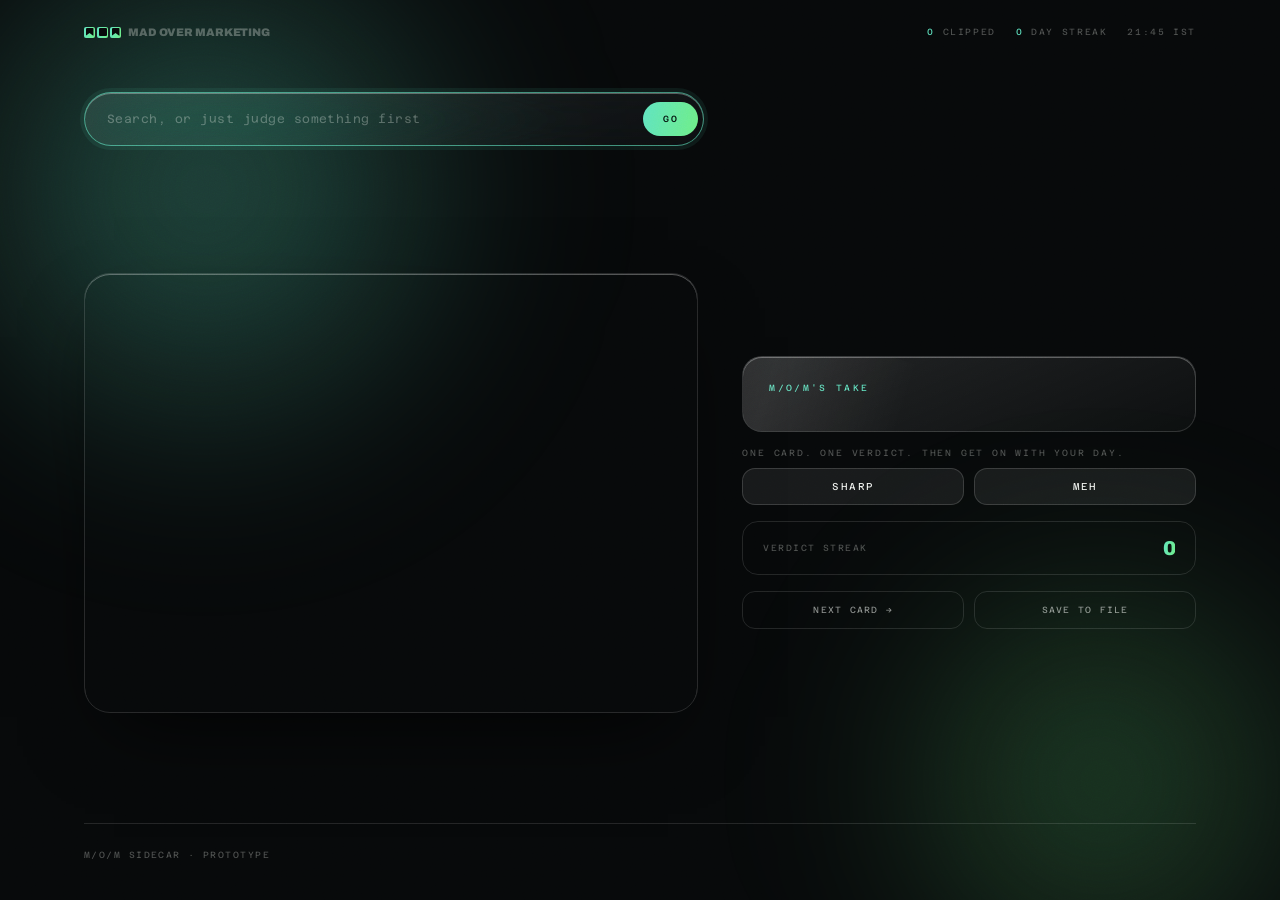
<file: extension/newtab.html>
<!DOCTYPE html>
<html lang="en">
<head>
<meta charset="UTF-8">
<title>New Tab · M/O/M</title>
<link rel="stylesheet" href="sidecar.css">
<style>
body{min-height:100vh;overflow-x:hidden;display:flex;flex-direction:column}
.glow.a{width:52vw;height:52vw;background:radial-gradient(circle,rgba(95,227,192,.34),transparent 68%);top:-16%;left:-10%}
.glow.b{width:44vw;height:44vw;background:radial-gradient(circle,rgba(109,238,134,.26),transparent 68%);bottom:-18%;right:-8%}
.grain{position:fixed;inset:-60px;z-index:50;pointer-events:none;opacity:.24;mix-blend-mode:overlay;
  background-image:url("data:image/svg+xml,%3Csvg xmlns='http://www.w3.org/2000/svg' width='200' height='200'%3E%3Cfilter id='n'%3E%3CfeTurbulence type='fractalNoise' baseFrequency='.82' numOctaves='3'/%3E%3C/filter%3E%3Crect width='200' height='200' filter='url(%23n)' opacity='.5'/%3E%3C/svg%3E")}
.wrap{position:relative;z-index:2;flex:1;display:flex;flex-direction:column;
  padding:26px clamp(20px,5vw,64px) 40px;max-width:1240px;margin:0 auto;width:100%}
nav{display:flex;justify-content:space-between;align-items:center;font-size:9px;color:var(--faint)}
nav .r{display:flex;gap:20px;align-items:center}
nav em{color:var(--mint);font-style:normal}
.search{margin:clamp(26px,6vh,60px) 0 clamp(22px,4vh,40px);display:flex;align-items:center;gap:10px;
  padding:5px 5px 5px 22px;border-radius:100px;background:var(--glass);
  border:1px solid rgba(255,255,255,.13);box-shadow:var(--spec),0 20px 50px -24px rgba(0,0,0,.9);
  backdrop-filter:blur(22px) saturate(170%);transition:.4s var(--ease);max-width:620px}
.search:focus-within{border-color:rgba(95,227,192,.6);box-shadow:var(--spec),0 0 0 4px rgba(95,227,192,.08)}
.search input{flex:1;background:none;border:none;outline:none;color:var(--paper);font-family:var(--m);
  font-size:12px;padding:14px 0;letter-spacing:.04em}
.search input::placeholder{color:var(--faint)}
.search button{padding:12px 20px;border-radius:100px;background:var(--grad);color:#04120E;font-family:var(--m);
  font-size:9px;letter-spacing:.16em;text-transform:uppercase;font-weight:500;transition:.3s var(--ease)}
.search button:hover{filter:brightness(1.12)}
.stage{display:grid;grid-template-columns:1.15fr .85fr;gap:clamp(20px,3.5vw,48px);align-items:center;flex:1}
@media(max-width:900px){.stage{grid-template-columns:1fr}}
.hero-card{border-radius:26px;overflow:hidden;position:relative;min-height:min(58vh,440px);display:flex;
  flex-direction:column;justify-content:flex-end;padding:clamp(20px,3vw,34px);border:1px solid rgba(255,255,255,.13);
  box-shadow:0 34px 80px -30px rgba(0,0,0,.9),var(--spec);background-size:cover;background-position:center;
  animation:up .9s var(--ease) both}
@keyframes up{from{opacity:0;transform:translateY(26px) scale(.99);filter:blur(10px)}}
.hero-card .scrim{position:absolute;inset:0;background:linear-gradient(180deg,rgba(7,9,10,.30) 0%,rgba(7,9,10,.05) 30%,rgba(7,9,10,.90) 78%,rgba(7,9,10,.97) 100%)}
.hero-card > *{position:relative;z-index:2}
.chip{align-self:flex-start;font-family:var(--m);font-size:9px;letter-spacing:.2em;text-transform:uppercase;
  padding:6px 12px;border-radius:100px;background:rgba(255,255,255,.11);border:1px solid rgba(255,255,255,.2);
  backdrop-filter:blur(10px);margin-bottom:14px}
.hero-card h1{font-weight:900;font-size:clamp(26px,3.4vw,44px);line-height:1;letter-spacing:-.04em;
  margin-bottom:12px;max-width:18ch}
.hero-card p{font-size:14px;color:var(--muted);line-height:1.5;max-width:48ch}
.side{display:flex;flex-direction:column;gap:16px;animation:up .9s .12s var(--ease) both}
.take{padding:clamp(18px,2.4vw,26px);border-radius:20px;background:var(--glass);
  border:1px solid rgba(255,255,255,.13);box-shadow:var(--spec);backdrop-filter:blur(22px) saturate(170%);
  position:relative;overflow:hidden}
.take::before{content:'';position:absolute;top:-50%;left:-25%;width:60%;height:200%;
  background:linear-gradient(90deg,transparent,rgba(255,255,255,.08),transparent);transform:rotate(18deg);
  animation:sheen 8s var(--ease) infinite}
@keyframes sheen{0%,72%{left:-45%}100%{left:130%}}
.take b{display:block;font-family:var(--m);font-size:9px;letter-spacing:.26em;text-transform:uppercase;
  color:var(--mint);margin-bottom:12px;font-weight:400}
.take p{font-family:var(--s);font-size:clamp(17px,2vw,23px);line-height:1.32}
.q{font-family:var(--m);font-size:9px;letter-spacing:.2em;text-transform:uppercase;color:var(--faint);margin-bottom:10px}
.vote-btns{display:flex;gap:10px}
.vote-res{display:none}
.vote.done .vote-btns{display:none}
.vote.done .vote-res{display:block;animation:up .5s var(--ease)}
.vline{font-family:var(--m);font-size:10px;color:var(--mint);margin-top:9px;letter-spacing:.06em}
.streak{display:flex;justify-content:space-between;align-items:center;padding:15px 20px;border-radius:16px;
  border:1px solid var(--line);font-family:var(--m);font-size:9px;letter-spacing:.16em;text-transform:uppercase;color:var(--faint)}
.streak b{font-family:var(--d);font-weight:900;font-size:20px;letter-spacing:-.03em;background:var(--grad);
  -webkit-background-clip:text;background-clip:text;color:transparent}
.row{display:flex;gap:10px}
.mini{flex:1;padding:13px;border-radius:13px;border:1px solid var(--line);font-family:var(--m);font-size:9px;
  letter-spacing:.14em;text-transform:uppercase;color:var(--muted);transition:.3s var(--ease)}
.mini:hover{color:#04120E;background:var(--paper);border-color:transparent}
footer{display:flex;justify-content:space-between;font-family:var(--m);font-size:9px;letter-spacing:.16em;
  text-transform:uppercase;color:var(--faint);padding-top:26px;margin-top:20px;border-top:1px solid var(--line)}
</style>
</head>
<body>
<div class="glow a"></div><div class="glow b"></div><div class="grain"></div>
<div class="wrap">
  <nav>
    <div class="mark"><span class="gs"><i class="g"></i><i class="g o"></i><i class="g"></i></span> MAD OVER MARKETING</div>
    <div class="r mono">
      <span><em id="clipCt">0</em> clipped</span>
      <span><em id="streakTop">0</em> day streak</span>
      <span id="clock">00:00 IST</span>
    </div>
  </nav>
  <div class="search">
    <input id="q" placeholder="Search, or just judge something first" autofocus>
    <button id="goSearch">Go</button>
  </div>
  <div class="stage">
    <div class="hero-card" id="hero"></div>
    <div class="side">
      <div class="take"><b>M/O/M's take</b><p id="takeTxt"></p></div>
      <div>
        <div class="q">One card. One verdict. Then get on with your day.</div>
        <div class="vote" id="vote">
          <div class="vote-btns">
            <button class="vb sharp" data-v="sharp">Sharp</button>
            <button class="vb meh" data-v="meh">Meh</button>
          </div>
          <div class="vote-res">
            <div class="bar"><i class="s">Sharp <b style="margin-left:6px"></b></i><i class="m">Meh</i></div>
            <div class="vline"></div>
          </div>
        </div>
      </div>
      <div class="streak"><span>Verdict streak</span><b id="streakBig">0</b></div>
      <div class="row">
        <button class="mini" id="next">Next card →</button>
        <button class="mini" id="save">Save to file</button>
      </div>
    </div>
  </div>
  <footer><span>M/O/M Sidecar · prototype</span><span id="dateline"></span></footer>
</div>
<script src="cards.js"></script>
<script src="newtab.js"></script>
</body>
</html>
</file>
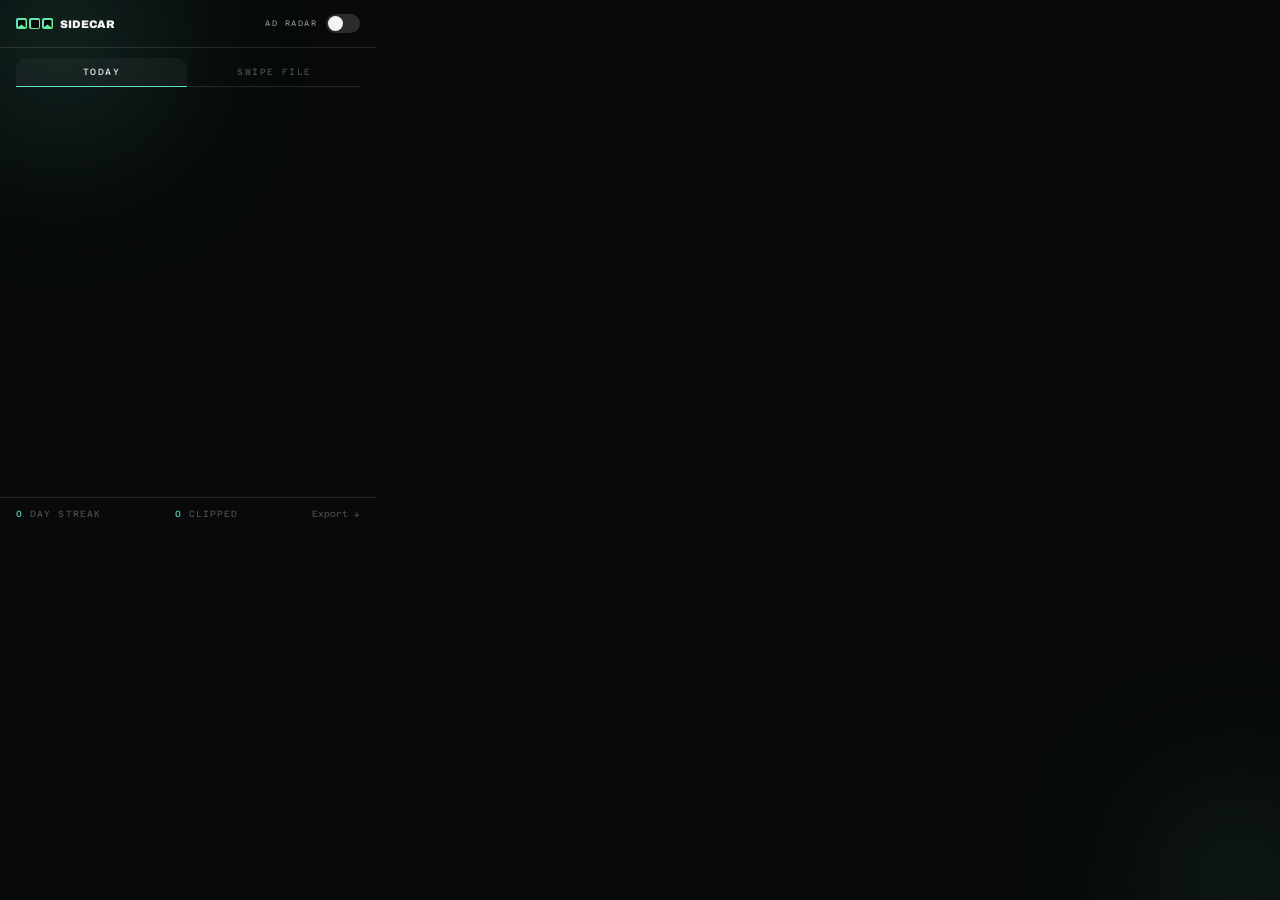
<file: extension/popup.html>
<!DOCTYPE html>
<html lang="en">
<head>
<meta charset="UTF-8">
<link rel="stylesheet" href="sidecar.css">
<style>
body{width:376px;height:530px;overflow:hidden;position:relative}
.glow.a{width:260px;height:260px;background:radial-gradient(circle,rgba(95,227,192,.30),transparent 70%);top:-90px;left:-70px}
.glow.b{width:220px;height:220px;background:radial-gradient(circle,rgba(109,238,134,.22),transparent 70%);bottom:-90px;right:-70px}
.shell{position:relative;z-index:2;height:100%;display:flex;flex-direction:column}
header{display:flex;align-items:center;justify-content:space-between;padding:14px 16px;border-bottom:1px solid var(--line)}
.radar-row{display:flex;align-items:center;gap:9px;font-size:8px;color:var(--muted)}
.tabs{display:flex;gap:2px;padding:10px 16px 0}
.tab{flex:1;padding:9px;border-radius:10px 10px 0 0;font-family:var(--m);font-size:9px;letter-spacing:.16em;
  text-transform:uppercase;color:var(--faint);transition:.3s var(--ease);border-bottom:1px solid var(--line)}
.tab.on{color:var(--paper);border-bottom:1px solid var(--mint);background:rgba(255,255,255,.04)}
.pane{flex:1;overflow:auto;padding:16px;display:none}
.pane.on{display:block;animation:in .35s var(--ease)}
@keyframes in{from{opacity:0;transform:translateY(8px)}}
.card{border-radius:18px;overflow:hidden;position:relative;border:1px solid rgba(255,255,255,.13);
  box-shadow:0 22px 50px -22px rgba(0,0,0,.8),var(--spec);min-height:206px;display:flex;flex-direction:column;
  justify-content:flex-end;padding:16px;background-size:cover;background-position:center}
.card .scrim{position:absolute;inset:0;background:linear-gradient(180deg,rgba(7,9,10,.35),rgba(7,9,10,.94))}
.card > *{position:relative;z-index:2}
.chip{align-self:flex-start;font-family:var(--m);font-size:8px;letter-spacing:.2em;text-transform:uppercase;
  padding:5px 10px;border-radius:100px;background:rgba(255,255,255,.12);border:1px solid rgba(255,255,255,.2);margin-bottom:10px}
.card h3{font-size:18px;font-weight:800;line-height:1.1;letter-spacing:-.03em;margin-bottom:7px}
.card p{font-size:11.5px;color:var(--muted);line-height:1.45}
.takebox{margin-top:12px;padding:13px 14px;border-radius:14px;background:rgba(255,255,255,.05);border:1px solid var(--line)}
.takebox b{display:block;font-family:var(--m);font-size:8px;letter-spacing:.24em;text-transform:uppercase;
  color:var(--mint);margin-bottom:7px;font-weight:400}
.takebox p{font-family:var(--s);font-size:14.5px;line-height:1.35}
.vote{margin-top:12px}
.vote-btns{display:flex;gap:8px}
.vote-res{display:none}
.vote.done .vote-btns{display:none}
.vote.done .vote-res{display:block}
.vline{font-family:var(--m);font-size:9px;color:var(--mint);margin-top:7px;letter-spacing:.06em}
.actions{display:flex;gap:8px;margin-top:12px}
.mini{flex:1;padding:11px;border-radius:12px;border:1px solid var(--line);font-family:var(--m);font-size:9px;
  letter-spacing:.14em;text-transform:uppercase;color:var(--muted);transition:.3s var(--ease)}
.mini:hover{color:var(--ink);background:var(--paper);border-color:transparent}
.grid{display:grid;grid-template-columns:1fr 1fr;gap:9px}
.clip{border-radius:13px;overflow:hidden;position:relative;height:104px;border:1px solid var(--line);
  background-size:cover;background-position:center;animation:in .3s var(--ease)}
.clip .fmt{position:absolute;top:6px;left:6px;font-family:var(--m);font-size:7px;letter-spacing:.14em;
  text-transform:uppercase;padding:4px 7px;border-radius:100px;background:rgba(7,9,10,.7);color:var(--mint);backdrop-filter:blur(6px)}
.clip .ttl{position:absolute;inset:auto 0 0 0;padding:9px;font-size:10px;font-weight:600;line-height:1.25;
  background:linear-gradient(transparent,rgba(7,9,10,.95));max-height:52px;overflow:hidden}
.clip .x{position:absolute;top:6px;right:6px;width:19px;height:19px;border-radius:50%;background:rgba(7,9,10,.75);
  color:var(--paper);font-size:11px;line-height:19px;text-align:center;opacity:0;transition:.25s}
.clip:hover .x{opacity:1}
.empty{grid-column:1/-1;padding:40px 10px;text-align:center;font-family:var(--m);font-size:9px;letter-spacing:.16em;
  text-transform:uppercase;color:var(--faint);line-height:2.3}
footer{display:flex;justify-content:space-between;align-items:center;padding:11px 16px;border-top:1px solid var(--line);
  font-family:var(--m);font-size:9px;letter-spacing:.12em;text-transform:uppercase;color:var(--faint)}
footer em{color:var(--mint);font-style:normal}
footer button:hover{color:var(--paper)}
</style>
</head>
<body>
<div class="glow a"></div><div class="glow b"></div>
<div class="shell">
  <header>
    <div class="mark"><span class="gs"><i class="g"></i><i class="g o"></i><i class="g"></i></span> SIDECAR</div>
    <div class="radar-row mono">Ad Radar <div class="tog" id="tog"></div></div>
  </header>
  <div class="tabs">
    <button class="tab on" data-p="today">Today</button>
    <button class="tab" data-p="file">Swipe file</button>
  </div>
  <div class="pane on" id="today"></div>
  <div class="pane" id="file"><div class="grid" id="grid"></div></div>
  <footer>
    <span><em id="streak">0</em> day streak</span>
    <span><em id="count">0</em> clipped</span>
    <button id="export">Export ↓</button>
  </footer>
</div>
<script src="cards.js"></script>
<script src="popup.js"></script>
</body>
</html>
</file>
<file: extension/sidecar.css>
/* M/O/M Sidecar — shared shell */
@import url('https://fonts.googleapis.com/css2?family=Archivo:wght@400;600;800;900&family=Instrument+Serif:ital@0;1&family=Azeret+Mono:wght@300;400;500&display=swap');

:root{
  --ink:#07090A; --ink-2:#0D1112; --paper:#F1F4F0;
  --muted:rgba(241,244,240,.56); --faint:rgba(241,244,240,.30);
  --mint:#5FE3C0; --spring:#6DEE86; --acid:#C9FF6B;
  --grad:linear-gradient(102deg,#5FE3C0,#6DEE86);
  --line:rgba(241,244,240,.12);
  --glass:linear-gradient(157deg,rgba(255,255,255,.11),rgba(255,255,255,.028));
  --spec:inset 0 1px 0 rgba(255,255,255,.30);
  --ease:cubic-bezier(.22,1,.36,1);
  --d:'Archivo',sans-serif; --s:'Instrument Serif',serif; --m:'Azeret Mono',monospace;
}
*{box-sizing:border-box;margin:0;padding:0}
body{background:var(--ink);color:var(--paper);font-family:var(--d);-webkit-font-smoothing:antialiased}
button{font:inherit;color:inherit;background:none;border:none;cursor:pointer}
a{color:inherit;text-decoration:none}
::selection{background:var(--mint);color:#04120E}
::-webkit-scrollbar{width:6px}
::-webkit-scrollbar-thumb{background:rgba(241,244,240,.18);border-radius:9px}

.glow{position:fixed;border-radius:50%;filter:blur(80px);pointer-events:none;z-index:0}
.mono{font-family:var(--m);letter-spacing:.18em;text-transform:uppercase}

.mark{display:flex;align-items:center;gap:7px;font-weight:900;font-size:11px;letter-spacing:-.01em}
.mark .gs{display:flex;gap:2px}
.mark .g{width:11px;height:11px;border-radius:2px;background:var(--grad);position:relative;overflow:hidden}
.mark .g::after{content:'';position:absolute;inset:1.5px;background:var(--ink);border-radius:1px;
  clip-path:polygon(0 0,100% 0,100% 100%,50% 62%,0 100%)}
.mark .g.o::after{clip-path:none}

.tog{width:34px;height:19px;border-radius:100px;background:rgba(255,255,255,.14);position:relative;
  transition:.35s var(--ease);flex:none}
.tog::after{content:'';position:absolute;top:2px;left:2px;width:15px;height:15px;border-radius:50%;
  background:var(--paper);transition:.35s var(--ease)}
.tog.on{background:var(--grad)}
.tog.on::after{left:17px;background:#04120E}

.vb{flex:1;padding:12px 8px;border-radius:13px;background:rgba(255,255,255,.07);
  border:1px solid rgba(255,255,255,.15);font-family:var(--m);font-size:10px;letter-spacing:.14em;
  text-transform:uppercase;transition:.3s var(--ease)}
.vb:hover{background:rgba(255,255,255,.16);transform:translateY(-2px)}
.vb.sharp:hover{border-color:var(--spring);color:var(--spring)}
.vb.meh:hover{border-color:#FF8B6B;color:#FF8B6B}
.bar{height:30px;border-radius:11px;overflow:hidden;display:flex;background:rgba(255,255,255,.08);
  border:1px solid rgba(255,255,255,.14)}
.bar i{display:flex;align-items:center;padding:0 10px;font-family:var(--m);font-size:10px;font-style:normal;
  width:0;transition:width 1s var(--ease);white-space:nowrap;overflow:hidden}
.bar .s{background:var(--grad);color:#04120E;font-weight:500}
.bar .m{background:rgba(255,255,255,.07);color:var(--muted);justify-content:flex-end}

@media (prefers-reduced-motion:reduce){*{animation:none!important;transition:none!important}}
</file>
